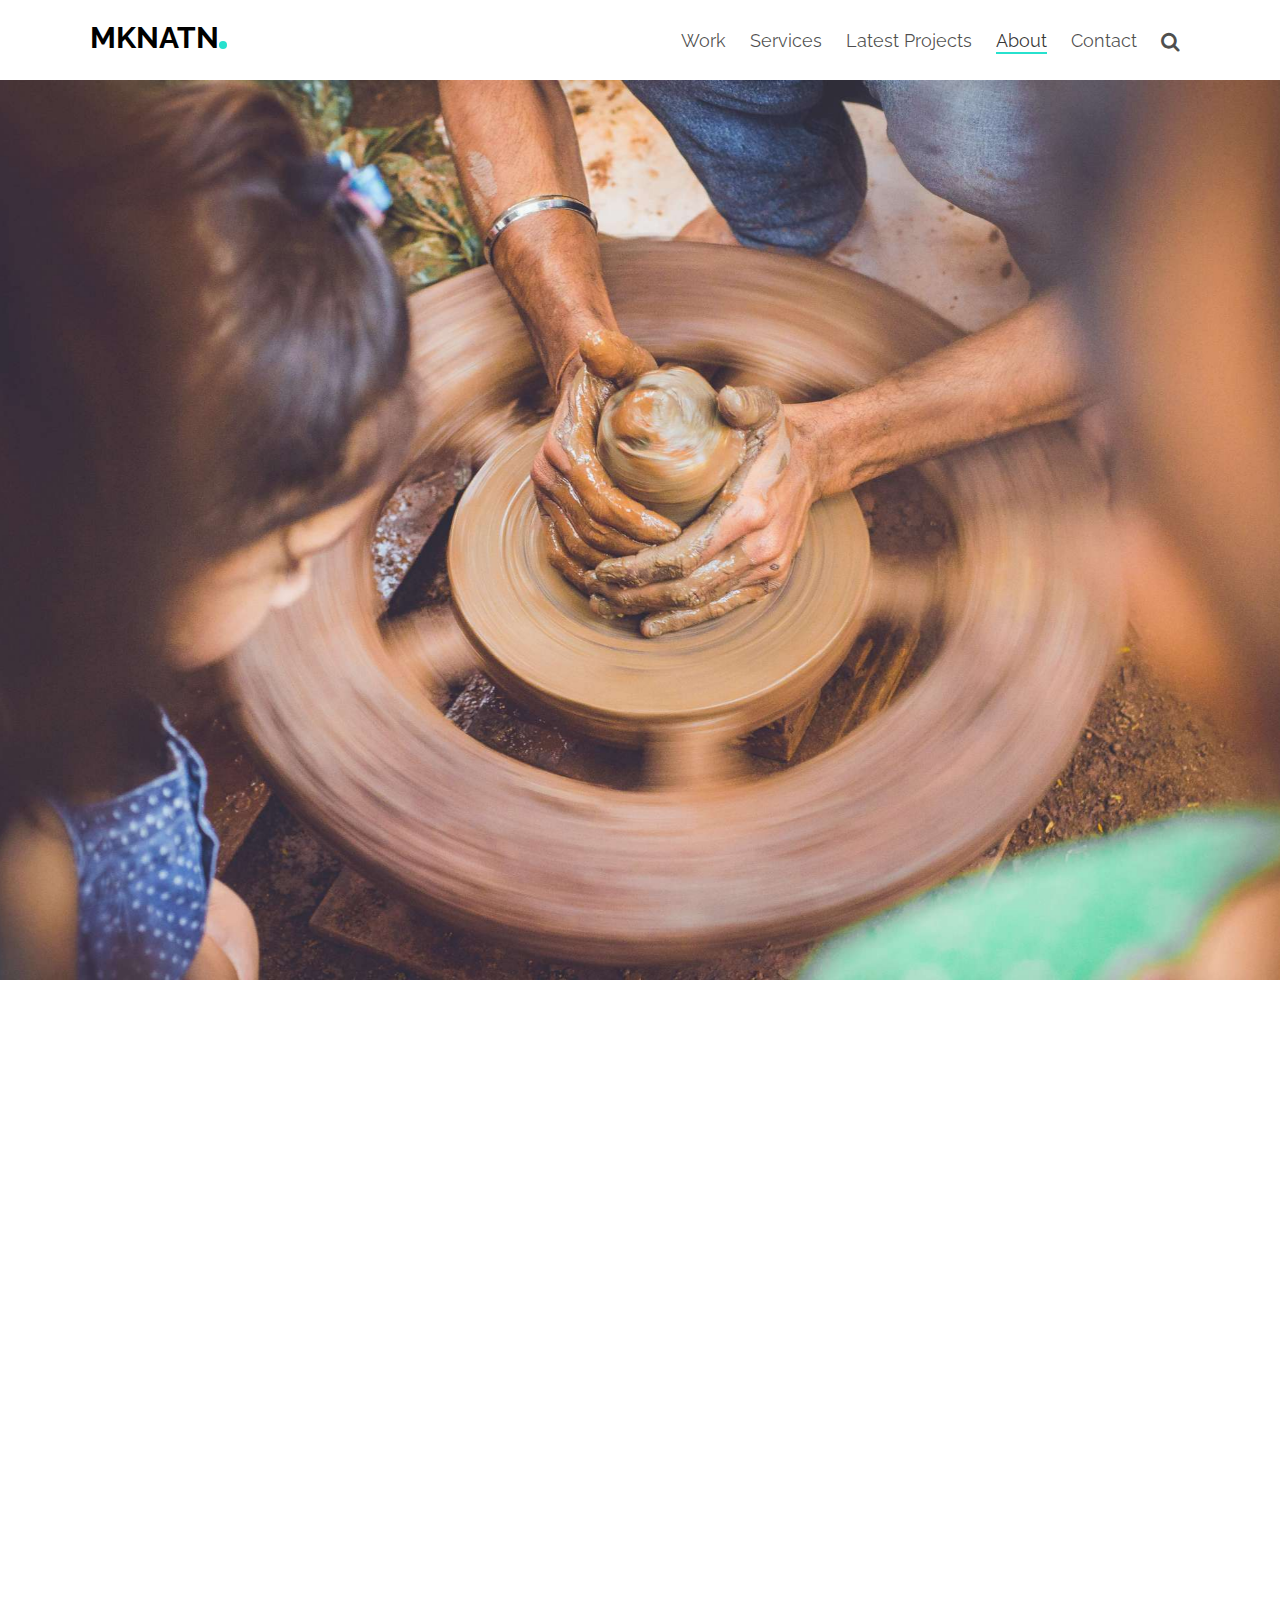
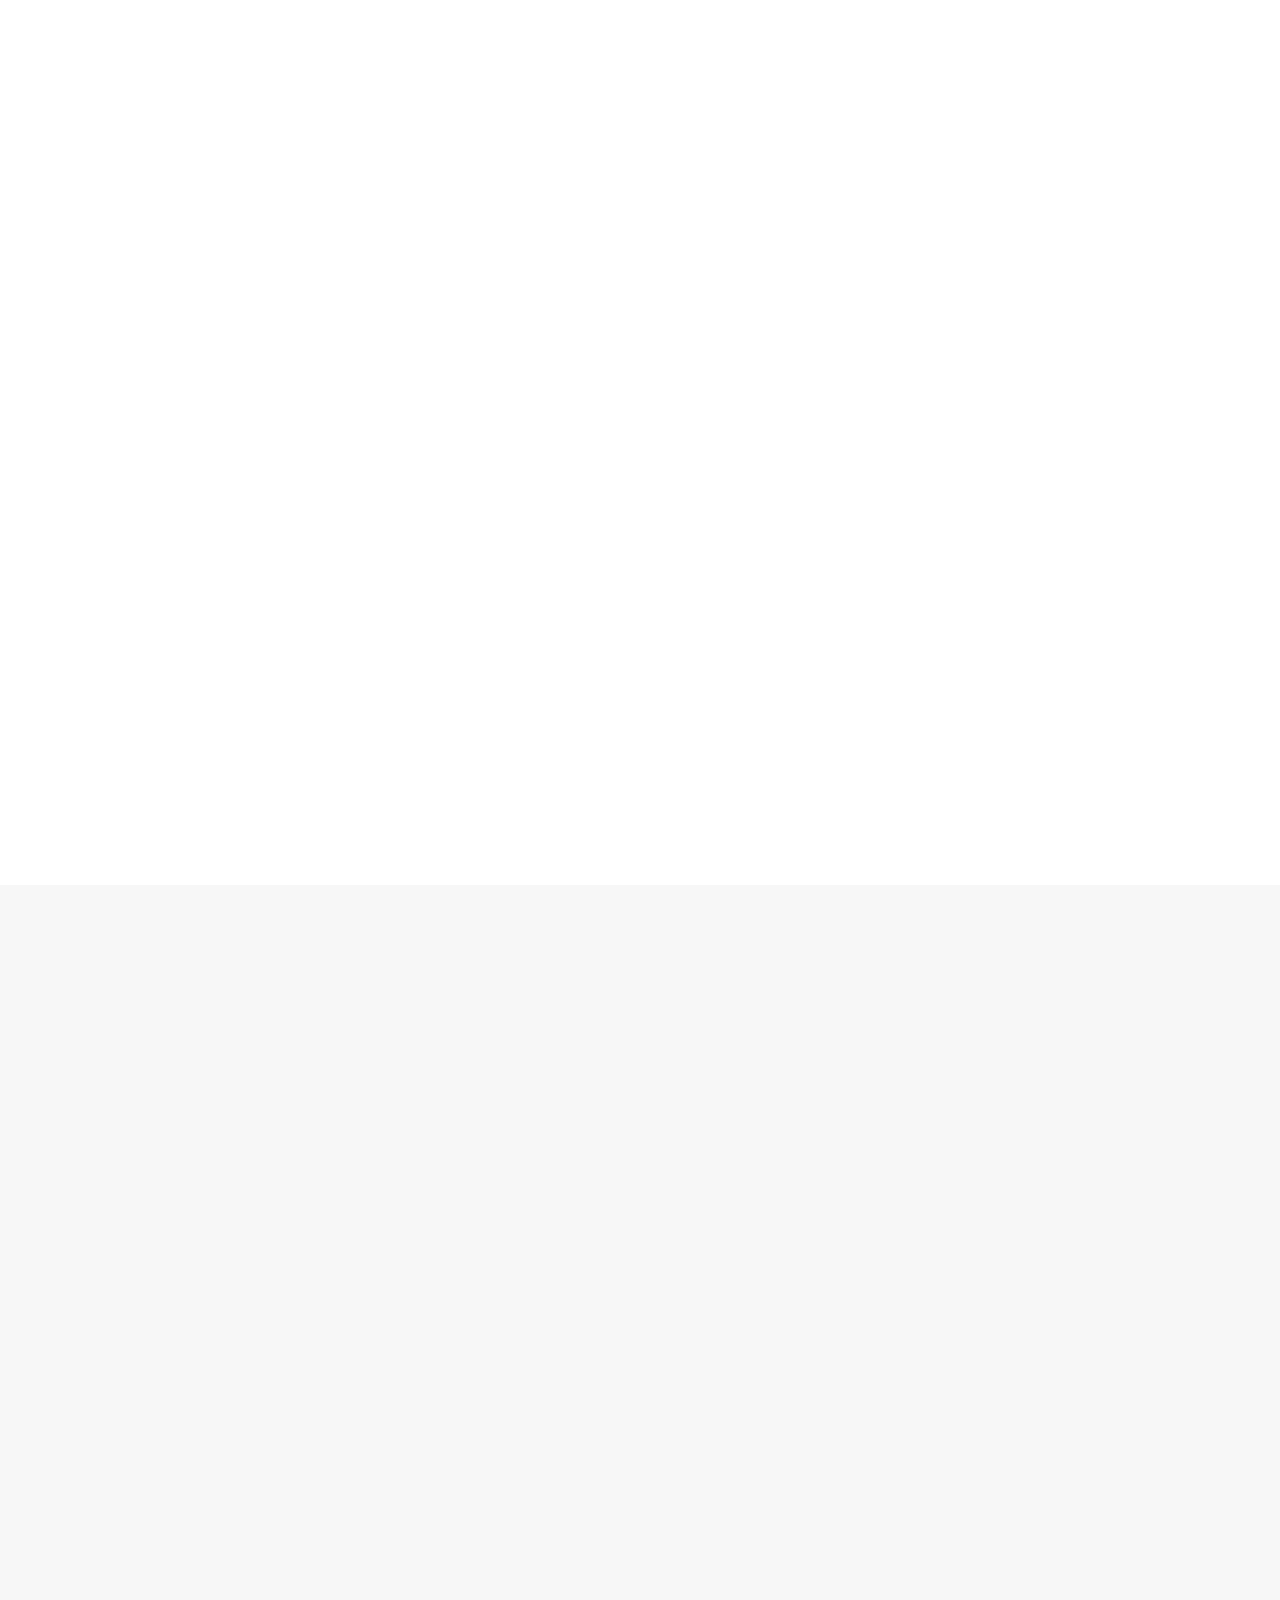
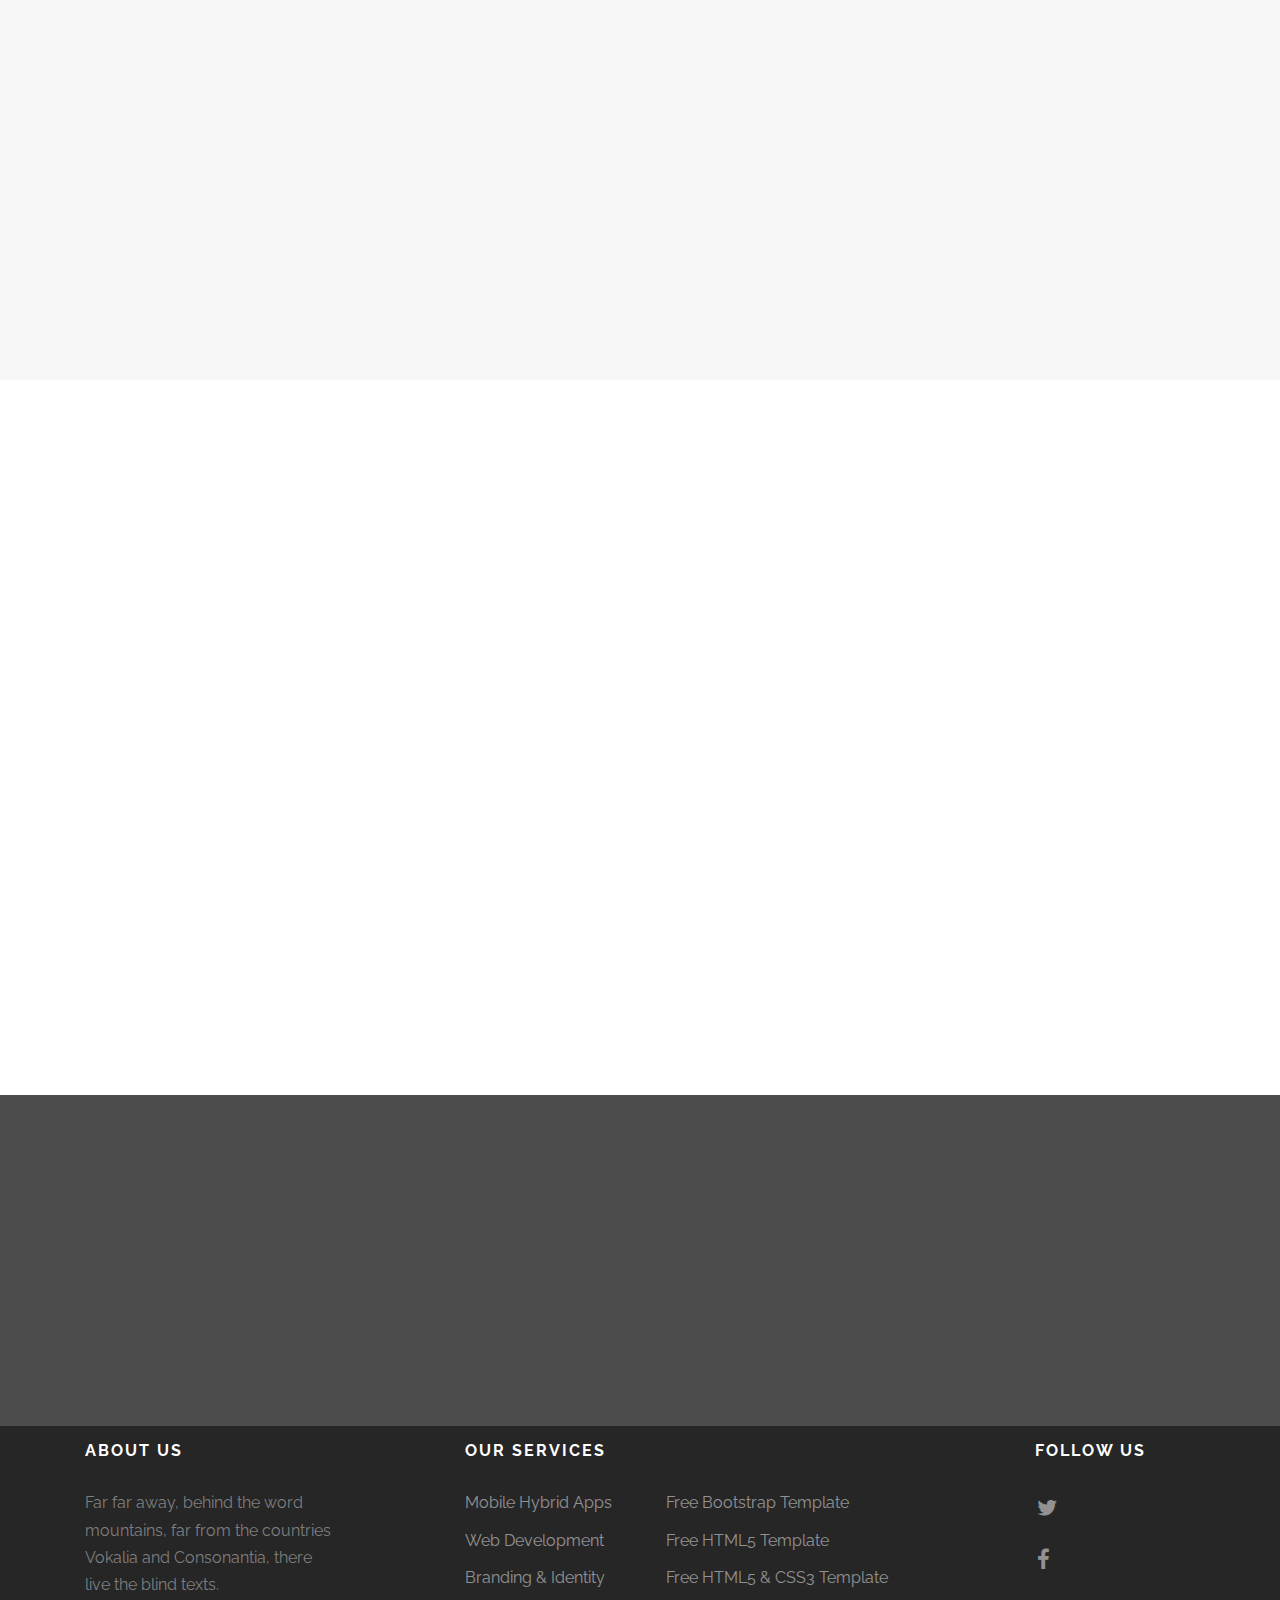
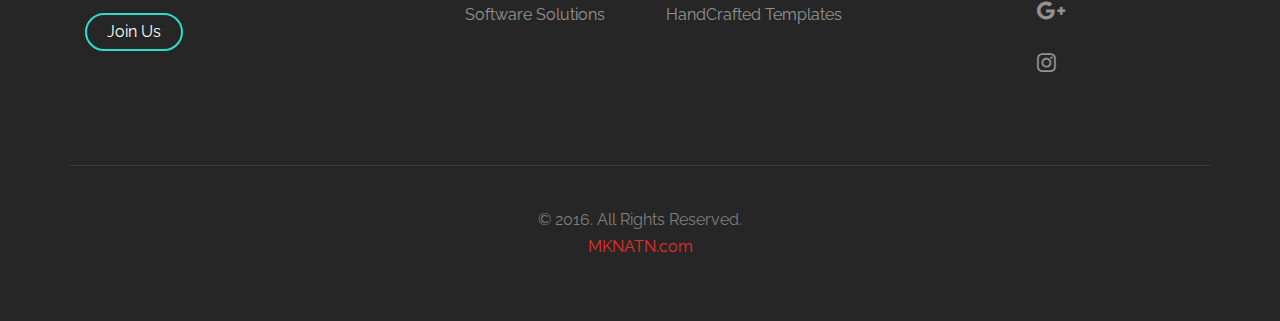
<file: about.html>
<!DOCTYPE html>
<!--[if lt IE 7]>      <html class="no-js lt-ie9 lt-ie8 lt-ie7"> <![endif]-->
<!--[if IE 7]>         <html class="no-js lt-ie9 lt-ie8"> <![endif]-->
<!--[if IE 8]>         <html class="no-js lt-ie9"> <![endif]-->
<!--[if gt IE 8]><!--> <html class="no-js"> <!--<![endif]-->
		<head>
	<meta charset="utf-8">
	<meta http-equiv="X-UA-Compatible" content="IE=edge">
	<title>MKNATN &mdash; Modern Software Solution Co.</title>
	<meta name="viewport" content="width=device-width, initial-scale=1">
	<meta name="description" content="MKNATN HTML5 " />
	<meta name="keywords" content="html5, css3, mobile first, responsive, hybrid apps, mobile applications, application modernization" />
	<meta name="author" content="mknatn.com" />

  <!-- 
	//////////////////////////////////////////////////////

	FREE HTML5 TEMPLATE 
	DESIGNED & DEVELOPED by FreeHTML5.co
		
	Website: 		http://freehtml5.co/
	Email: 			info@freehtml5.co
	Twitter: 		http://twitter.com/fh5co
	Facebook: 		https://www.facebook.com/fh5co

	//////////////////////////////////////////////////////
	 -->

  	<!-- Facebook and Twitter integration -->
	<!-- todo <meta property="og:title" content=""/>
	<meta property="og:image" content=""/>
	<meta property="og:url" content=""/>
	<meta property="og:site_name" content=""/>
	<meta property="og:description" content=""/>
	<meta name="twitter:title" content="" />
	<meta name="twitter:image" content="" />
	<meta name="twitter:url" content="" />
	<meta name="twitter:card" content="" /> -->

	<!-- Place favicon.ico and apple-touch-icon.png in the root directory -->
	<link rel="shortcut icon" href="favicon.ico">

	<link href="https://fonts.googleapis.com/css?family=Raleway:200,300,400,700" rel="stylesheet">
	
	<!-- Animate.css -->
	<link rel="stylesheet" href="css/animate.css">
	<!-- Icomoon Icon Fonts-->
	<link rel="stylesheet" href="css/icomoon.css">
	<!-- Bootstrap  -->
	<link rel="stylesheet" href="css/bootstrap.css">
	<!-- Flexslider  -->
	<link rel="stylesheet" href="css/flexslider.css">
	<!-- Theme style  -->
	<link rel="stylesheet" href="css/style.css">

	<!-- Modernizr JS -->
	<script src="js/modernizr-2.6.2.min.js"></script>
	<!-- FOR IE9 below -->
	<!--[if lt IE 9]>
	<script src="js/respond.min.js"></script>
	<![endif]-->

	</head>
	<body>
	
	
	<div id="fh5co-page">
	<header id="fh5co-header" role="banner">
		<div class="container">
			<div class="header-inner">
				<h1><a href="index.html">MKNATN</a></h1>
				<nav role="navigation">
					<ul>
						<li><a href="work.html">Work</a></li>
						<li><a href="services.html">Services</a></li>
						<li><a href="projects.html">Latest Projects</a></li>
						<li class="active"><a href="about.html">About</a></li>
						<li><a href="contact.html">Contact</a></li>
						<li><a href="#"><i class="icon-search"></i></a></li>			
					</ul>
				</nav>
			</div>
		</div>
	</header>
	

	<aside id="fh5co-hero" class="js-fullheight">
		<div class="flexslider js-fullheight">
			<ul class="slides">
		   	<li style="background-image: url(images/pot-making.jpg);">
		   		<div class="overlay-gradient"></div>
		   		<div class="container">
		   			<div class="col-md-10 col-md-offset-1 text-center js-fullheight slider-text">
		   				<div class="slider-text-inner">
		   					<h2>Who We Are</h2>		   				
		   				</div>
		   			</div>
		   		</div>
		   	</li>
		  	</ul>
	  	</div>
	</aside>

	<div class="fh5co-about animate-box">
		<div class="col-md-6 col-md-offset-3 text-center fh5co-heading">
			<h2>Company History</h2>
			<p>Far far away, behind the word mountains, far from the countries Vokalia and Consonantia, there live the blind texts. Far far away, behind the word mountains, far from the countries Vokalia and Consonantia, there live the blind texts. Separated they live in Bookmarksgrove. </p>
		</div>	
		<div class="container">
			<div class="col-md-12 animate-box">
				<figure>
					<img src="images/about-img.jpg" alt="Free HTML5 Template" class="img-responsive">
				</figure>
			</div>
			<div class="col-md-8 col-md-push-4 animate-box">
				<h2>A Startup Company</h2>
				<p>Far far away, behind the word mountains, far from the countries Vokalia and Consonantia, there live the blind texts. Far far away, behind the word mountains, far from the countries Vokalia and Consonantia, there live the blind texts. Separated they live in Bookmarksgrove. Far far away, behind the word mountains, far from the countries Vokalia and Consonantia, there live the blind texts. Far far away, behind the word mountains, far from the countries Vokalia and Consonantia, there live the blind texts. Separated they live in Bookmarksgrove.</p>
				<p><a href="#" class="btn btn-primary btn-outline with-arrow">Learn more <i class="icon-arrow-right"></i></a></p>

			</div>
		</div>
	</div>

	<div class="fh5co-team fh5co-light-grey-section">
		<div class="container">
			
				<div class="row">
					<div class="col-md-6 col-md-offset-3 text-center fh5co-heading animate-box">
						<h2>The Team</h2>
						<p>Far far away, behind the word mountains, far from the countries Vokalia and Consonantia, there live the blind texts. </p>
					</div>
					<div class="col-md-4 fh5co-staff text-center animate-box">
						<img src="images/person1.jpg" alt="Free HTML5 Bootstrap Template" class="img-responsive">
						<h3>Athan Smith</h3>
						<h4>Co-Founder, CEO</h4>
						<p>Even the all-powerful Pointing has no control about the blind texts it is an almost unorthographic life One day however a small line of blind text by the name of Lorem Ipsum decided to leave for the far World of Grammar.</p>
						<ul class="fh5co-social">
							<li><a href="#"><i class="icon-google"></i></a></li>
							<li><a href="#"><i class="icon-dribbble"></i></a></li>
							<li><a href="#"><i class="icon-twitter"></i></a></li>
							<li><a href="#"><i class="icon-facebook"></i></a></li>
							<li><a href="#"><i class="icon-instagram"></i></a></li>
						</ul>
					</div>
					<div class="col-md-4 fh5co-staff text-center animate-box">
						<img src="images/person2.jpg" alt="Free HTML5 Bootstrap Template" class="img-responsive">
						<h3>Nathalie Kosley</h3>
						<h4>Co-Founder, CTO</h4>
						<p>Even the all-powerful Pointing has no control about the blind texts it is an almost unorthographic life One day however a small line of blind text by the name of Lorem Ipsum decided to leave for the far World of Grammar.</p>
						<ul class="fh5co-social">
							<li><a href="#"><i class="icon-google"></i></a></li>
							<li><a href="#"><i class="icon-dribbble"></i></a></li>
							<li><a href="#"><i class="icon-twitter"></i></a></li>
							<li><a href="#"><i class="icon-facebook"></i></a></li>
							<li><a href="#"><i class="icon-instagram"></i></a></li>
						</ul>
					</div>
					<div class="col-md-4 fh5co-staff text-center animate-box">
						<img src="images/person3.jpg" alt="Free HTML5 Bootstrap Template" class="img-responsive">
						<h3>Yanna Kuzuki</h3>
						<h4>Co-Founder, Principal</h4>
						<p>Even the all-powerful Pointing has no control about the blind texts it is an almost unorthographic life One day however a small line of blind text by the name of Lorem Ipsum decided to leave for the far World of Grammar.</p>
						<ul class="fh5co-social">
							<li><a href="#"><i class="icon-google"></i></a></li>
							<li><a href="#"><i class="icon-dribbble"></i></a></li>
							<li><a href="#"><i class="icon-twitter"></i></a></li>
							<li><a href="#"><i class="icon-facebook"></i></a></li>
							<li><a href="#"><i class="icon-instagram"></i></a></li>
						</ul>
					</div>
				</div>
		</div>
	</div>


	<div id="fh5co-services-section">
		<div class="container">
			<div class="row">
				<div class="col-md-6 col-md-offset-3 text-center fh5co-heading animate-box">
					<h2>Our pleasure to serve you</h2>
					<p>Far far away, behind the word mountains, far from the countries Vokalia and Consonantia, there live the blind texts. </p>
				</div>
				<div class="col-md-4 text-center item-block animate-box">
					<h3>Strategy</h3>
					<p>Far far away, behind the word mountains, far from the countries Vokalia and Consonantia, there live the blind texts. Separated they live in Bookmarksgrove.</p>
					<p><a href="#" class="btn btn-primary btn-outline with-arrow">Learn more <i class="icon-arrow-right"></i></a></p>
				</div>
				<div class="col-md-4 text-center item-block animate-box">
					<h3>Explore</h3>
					<p>Far far away, behind the word mountains, far from the countries Vokalia and Consonantia, there live the blind texts. Separated they live in Bookmarksgrove.</p>
					<p><a href="#" class="btn btn-primary btn-outline with-arrow">Learn more <i class="icon-arrow-right"></i></a></p>
				</div>
				<div class="col-md-4 text-center item-block animate-box">
					<h3>Expertise</h3>
					<p>Far far away, behind the word mountains, far from the countries Vokalia and Consonantia, there live the blind texts. Separated they live in Bookmarksgrove.</p>
					<p><a href="#" class="btn btn-primary btn-outline with-arrow">Learn more <i class="icon-arrow-right"></i></a></p>
				</div>
			</div>
		</div>
	</div>

	<div class="fh5co-cta" style="background-image: url(images/image_3.jpg);">
		<div class="overlay"></div>
		<div class="container">
			<div class="col-md-12 text-center animate-box">
				<h3>We Try To Update The Site Everyday</h3>
				<p><a href="#" class="btn btn-primary btn-outline with-arrow">Get started now! <i class="icon-arrow-right"></i></a></p>
			</div>
		</div>
	</div>
	
		<footer id="fh5co-footer" role="contentinfo">
	
		<div class="container">
			<div class="col-md-3 col-sm-12 col-sm-push-0 col-xs-12 col-xs-push-0">
				<h3>About Us</h3>
				<p>Far far away, behind the word mountains, far from the countries Vokalia and Consonantia, there live the blind texts. </p>
				<p><a href="#" class="btn btn-primary btn-outline with-arrow btn-sm">Join Us <i class="icon-arrow-right"></i></a></p>
			</div>
			<div class="col-md-6 col-md-push-1 col-sm-12 col-sm-push-0 col-xs-12 col-xs-push-0">
				<h3>Our Services</h3>
				<ul class="float">
					<li><a href="#">Mobile Hybrid Apps</a></li>
					<li><a href="#">Web Development</a></li>
					<li><a href="#">Branding &amp; Identity</a></li>
					<li><a href="#">Software Solutions</a></li>
					<li><a href="#"></a></li>
				</ul>
				<ul class="float">
					<li><a href="#">Free Bootstrap Template</a></li>
					<li><a href="#">Free HTML5 Template</a></li>
					<li><a href="#">Free HTML5 &amp; CSS3 Template</a></li>
					<li><a href="#">HandCrafted Templates</a></li>
				</ul>

			</div>

			<div class="col-md-2 col-md-push-1 col-sm-12 col-sm-push-0 col-xs-12 col-xs-push-0">
				<h3>Follow Us</h3>
				<ul class="fh5co-social">
					<li><a href="#"><i class="icon-twitter"></i></a></li>
					<li><a href="#"><i class="icon-facebook"></i></a></li>
					<li><a href="#"><i class="icon-google-plus"></i></a></li>
					<li><a href="#"><i class="icon-instagram"></i></a></li>
				</ul>
			</div>
			
			
			<div class="col-md-12 fh5co-copyright text-center">
				<p>&copy; 2016. All Rights Reserved. <span><!-- Designed with <i class="icon-heart"></i> by --> <a href="http://mknatn.com/" target="_blank">MKNATN.com </a> <!-- Images by <a href="http://unsplash.com/" target="_blank">Unsplash</a> --></span></p>	
			</div>
			
		</div>
	</footer>
	</div>
	
	
	<!-- jQuery -->
	<script src="js/jquery.min.js"></script>
	<!-- jQuery Easing -->
	<script src="js/jquery.easing.1.3.js"></script>
	<!-- Bootstrap -->
	<script src="js/bootstrap.min.js"></script>
	<!-- Waypoints -->
	<script src="js/jquery.waypoints.min.js"></script>
	<!-- Flexslider -->
	<script src="js/jquery.flexslider-min.js"></script>
	
	<!-- MAIN JS -->
	<script src="js/main.js"></script>

	</body>
</html>
</file>
<file: css/icomoon.css>
@font-face {
    font-family: 'icomoon';
    src:    url('fonts/icomoon.eot?195opb');
    src:    url('fonts/icomoon.eot?195opb#iefix') format('embedded-opentype'),
        url('fonts/icomoon.ttf?195opb') format('truetype'),
        url('fonts/icomoon.woff?195opb') format('woff'),
        url('fonts/icomoon.svg?195opb#icomoon') format('svg');
    font-weight: normal;
    font-style: normal;
}

[class^="icon-"], [class*=" icon-"] {
    /* use !important to prevent issues with browser extensions that change fonts */
    font-family: 'icomoon' !important;
    speak: none;
    font-style: normal;
    font-weight: normal;
    font-variant: normal;
    text-transform: none;
    line-height: 1;

    /* Better Font Rendering =========== */
    -webkit-font-smoothing: antialiased;
    -moz-osx-font-smoothing: grayscale;
}

.icon-glass:before {
    content: "\f000";
}
.icon-music:before {
    content: "\f001";
}
.icon-search:before {
    content: "\f002";
}
.icon-envelope-o:before {
    content: "\f003";
}
.icon-heart:before {
    content: "\f004";
}
.icon-star:before {
    content: "\f005";
}
.icon-star-o:before {
    content: "\f006";
}
.icon-user:before {
    content: "\f007";
}
.icon-film:before {
    content: "\f008";
}
.icon-th-large:before {
    content: "\f009";
}
.icon-th:before {
    content: "\f00a";
}
.icon-th-list:before {
    content: "\f00b";
}
.icon-check:before {
    content: "\f00c";
}
.icon-close:before {
    content: "\f00d";
}
.icon-remove:before {
    content: "\f00d";
}
.icon-times:before {
    content: "\f00d";
}
.icon-search-plus:before {
    content: "\f00e";
}
.icon-search-minus:before {
    content: "\f010";
}
.icon-power-off:before {
    content: "\f011";
}
.icon-signal:before {
    content: "\f012";
}
.icon-cog:before {
    content: "\f013";
}
.icon-gear:before {
    content: "\f013";
}
.icon-trash-o:before {
    content: "\f014";
}
.icon-home:before {
    content: "\f015";
}
.icon-file-o:before {
    content: "\f016";
}
.icon-clock-o:before {
    content: "\f017";
}
.icon-road:before {
    content: "\f018";
}
.icon-download:before {
    content: "\f019";
}
.icon-arrow-circle-o-down:before {
    content: "\f01a";
}
.icon-arrow-circle-o-up:before {
    content: "\f01b";
}
.icon-inbox:before {
    content: "\f01c";
}
.icon-play-circle-o:before {
    content: "\f01d";
}
.icon-repeat:before {
    content: "\f01e";
}
.icon-rotate-right:before {
    content: "\f01e";
}
.icon-refresh:before {
    content: "\f021";
}
.icon-list-alt:before {
    content: "\f022";
}
.icon-lock:before {
    content: "\f023";
}
.icon-flag:before {
    content: "\f024";
}
.icon-headphones:before {
    content: "\f025";
}
.icon-volume-off:before {
    content: "\f026";
}
.icon-volume-down:before {
    content: "\f027";
}
.icon-volume-up:before {
    content: "\f028";
}
.icon-qrcode:before {
    content: "\f029";
}
.icon-barcode:before {
    content: "\f02a";
}
.icon-tag:before {
    content: "\f02b";
}
.icon-tags:before {
    content: "\f02c";
}
.icon-book:before {
    content: "\f02d";
}
.icon-bookmark:before {
    content: "\f02e";
}
.icon-print:before {
    content: "\f02f";
}
.icon-camera:before {
    content: "\f030";
}
.icon-font:before {
    content: "\f031";
}
.icon-bold:before {
    content: "\f032";
}
.icon-italic:before {
    content: "\f033";
}
.icon-text-height:before {
    content: "\f034";
}
.icon-text-width:before {
    content: "\f035";
}
.icon-align-left:before {
    content: "\f036";
}
.icon-align-center:before {
    content: "\f037";
}
.icon-align-right:before {
    content: "\f038";
}
.icon-align-justify:before {
    content: "\f039";
}
.icon-list:before {
    content: "\f03a";
}
.icon-dedent:before {
    content: "\f03b";
}
.icon-outdent:before {
    content: "\f03b";
}
.icon-indent:before {
    content: "\f03c";
}
.icon-video-camera:before {
    content: "\f03d";
}
.icon-image:before {
    content: "\f03e";
}
.icon-photo:before {
    content: "\f03e";
}
.icon-picture-o:before {
    content: "\f03e";
}
.icon-pencil:before {
    content: "\f040";
}
.icon-map-marker:before {
    content: "\f041";
}
.icon-adjust:before {
    content: "\f042";
}
.icon-tint:before {
    content: "\f043";
}
.icon-edit:before {
    content: "\f044";
}
.icon-pencil-square-o:before {
    content: "\f044";
}
.icon-share-square-o:before {
    content: "\f045";
}
.icon-check-square-o:before {
    content: "\f046";
}
.icon-arrows:before {
    content: "\f047";
}
.icon-step-backward:before {
    content: "\f048";
}
.icon-fast-backward:before {
    content: "\f049";
}
.icon-backward:before {
    content: "\f04a";
}
.icon-play:before {
    content: "\f04b";
}
.icon-pause:before {
    content: "\f04c";
}
.icon-stop:before {
    content: "\f04d";
}
.icon-forward:before {
    content: "\f04e";
}
.icon-fast-forward:before {
    content: "\f050";
}
.icon-step-forward:before {
    content: "\f051";
}
.icon-eject:before {
    content: "\f052";
}
.icon-chevron-left:before {
    content: "\f053";
}
.icon-chevron-right:before {
    content: "\f054";
}
.icon-plus-circle:before {
    content: "\f055";
}
.icon-minus-circle:before {
    content: "\f056";
}
.icon-times-circle:before {
    content: "\f057";
}
.icon-check-circle:before {
    content: "\f058";
}
.icon-question-circle:before {
    content: "\f059";
}
.icon-info-circle:before {
    content: "\f05a";
}
.icon-crosshairs:before {
    content: "\f05b";
}
.icon-times-circle-o:before {
    content: "\f05c";
}
.icon-check-circle-o:before {
    content: "\f05d";
}
.icon-ban:before {
    content: "\f05e";
}
.icon-arrow-left:before {
    content: "\f060";
}
.icon-arrow-right:before {
    content: "\f061";
}
.icon-arrow-up:before {
    content: "\f062";
}
.icon-arrow-down:before {
    content: "\f063";
}
.icon-mail-forward:before {
    content: "\f064";
}
.icon-share:before {
    content: "\f064";
}
.icon-expand:before {
    content: "\f065";
}
.icon-compress:before {
    content: "\f066";
}
.icon-plus:before {
    content: "\f067";
}
.icon-minus:before {
    content: "\f068";
}
.icon-asterisk:before {
    content: "\f069";
}
.icon-exclamation-circle:before {
    content: "\f06a";
}
.icon-gift:before {
    content: "\f06b";
}
.icon-leaf:before {
    content: "\f06c";
}
.icon-fire:before {
    content: "\f06d";
}
.icon-eye:before {
    content: "\f06e";
}
.icon-eye-slash:before {
    content: "\f070";
}
.icon-exclamation-triangle:before {
    content: "\f071";
}
.icon-warning:before {
    content: "\f071";
}
.icon-plane:before {
    content: "\f072";
}
.icon-calendar:before {
    content: "\f073";
}
.icon-random:before {
    content: "\f074";
}
.icon-comment:before {
    content: "\f075";
}
.icon-magnet:before {
    content: "\f076";
}
.icon-chevron-up:before {
    content: "\f077";
}
.icon-chevron-down:before {
    content: "\f078";
}
.icon-retweet:before {
    content: "\f079";
}
.icon-shopping-cart:before {
    content: "\f07a";
}
.icon-folder:before {
    content: "\f07b";
}
.icon-folder-open:before {
    content: "\f07c";
}
.icon-arrows-v:before {
    content: "\f07d";
}
.icon-arrows-h:before {
    content: "\f07e";
}
.icon-bar-chart:before {
    content: "\f080";
}
.icon-bar-chart-o:before {
    content: "\f080";
}
.icon-twitter-square:before {
    content: "\f081";
}
.icon-facebook-square:before {
    content: "\f082";
}
.icon-camera-retro:before {
    content: "\f083";
}
.icon-key:before {
    content: "\f084";
}
.icon-cogs:before {
    content: "\f085";
}
.icon-gears:before {
    content: "\f085";
}
.icon-comments:before {
    content: "\f086";
}
.icon-thumbs-o-up:before {
    content: "\f087";
}
.icon-thumbs-o-down:before {
    content: "\f088";
}
.icon-star-half:before {
    content: "\f089";
}
.icon-heart-o:before {
    content: "\f08a";
}
.icon-sign-out:before {
    content: "\f08b";
}
.icon-linkedin-square:before {
    content: "\f08c";
}
.icon-thumb-tack:before {
    content: "\f08d";
}
.icon-external-link:before {
    content: "\f08e";
}
.icon-sign-in:before {
    content: "\f090";
}
.icon-trophy:before {
    content: "\f091";
}
.icon-github-square:before {
    content: "\f092";
}
.icon-upload:before {
    content: "\f093";
}
.icon-lemon-o:before {
    content: "\f094";
}
.icon-phone:before {
    content: "\f095";
}
.icon-square-o:before {
    content: "\f096";
}
.icon-bookmark-o:before {
    content: "\f097";
}
.icon-phone-square:before {
    content: "\f098";
}
.icon-twitter:before {
    content: "\f099";
}
.icon-facebook:before {
    content: "\f09a";
}
.icon-facebook-f:before {
    content: "\f09a";
}
.icon-github:before {
    content: "\f09b";
}
.icon-unlock:before {
    content: "\f09c";
}
.icon-credit-card:before {
    content: "\f09d";
}
.icon-feed:before {
    content: "\f09e";
}
.icon-rss:before {
    content: "\f09e";
}
.icon-hdd-o:before {
    content: "\f0a0";
}
.icon-bullhorn:before {
    content: "\f0a1";
}
.icon-bell-o:before {
    content: "\f0a2";
}
.icon-certificate:before {
    content: "\f0a3";
}
.icon-hand-o-right:before {
    content: "\f0a4";
}
.icon-hand-o-left:before {
    content: "\f0a5";
}
.icon-hand-o-up:before {
    content: "\f0a6";
}
.icon-hand-o-down:before {
    content: "\f0a7";
}
.icon-arrow-circle-left:before {
    content: "\f0a8";
}
.icon-arrow-circle-right:before {
    content: "\f0a9";
}
.icon-arrow-circle-up:before {
    content: "\f0aa";
}
.icon-arrow-circle-down:before {
    content: "\f0ab";
}
.icon-globe:before {
    content: "\f0ac";
}
.icon-wrench:before {
    content: "\f0ad";
}
.icon-tasks:before {
    content: "\f0ae";
}
.icon-filter:before {
    content: "\f0b0";
}
.icon-briefcase:before {
    content: "\f0b1";
}
.icon-arrows-alt:before {
    content: "\f0b2";
}
.icon-group:before {
    content: "\f0c0";
}
.icon-users:before {
    content: "\f0c0";
}
.icon-chain:before {
    content: "\f0c1";
}
.icon-link:before {
    content: "\f0c1";
}
.icon-cloud:before {
    content: "\f0c2";
}
.icon-flask:before {
    content: "\f0c3";
}
.icon-cut:before {
    content: "\f0c4";
}
.icon-scissors:before {
    content: "\f0c4";
}
.icon-copy:before {
    content: "\f0c5";
}
.icon-files-o:before {
    content: "\f0c5";
}
.icon-paperclip:before {
    content: "\f0c6";
}
.icon-floppy-o:before {
    content: "\f0c7";
}
.icon-save:before {
    content: "\f0c7";
}
.icon-square:before {
    content: "\f0c8";
}
.icon-bars:before {
    content: "\f0c9";
}
.icon-navicon:before {
    content: "\f0c9";
}
.icon-reorder:before {
    content: "\f0c9";
}
.icon-list-ul:before {
    content: "\f0ca";
}
.icon-list-ol:before {
    content: "\f0cb";
}
.icon-strikethrough:before {
    content: "\f0cc";
}
.icon-underline:before {
    content: "\f0cd";
}
.icon-table:before {
    content: "\f0ce";
}
.icon-magic:before {
    content: "\f0d0";
}
.icon-truck:before {
    content: "\f0d1";
}
.icon-pinterest:before {
    content: "\f0d2";
}
.icon-pinterest-square:before {
    content: "\f0d3";
}
.icon-google-plus-square:before {
    content: "\f0d4";
}
.icon-google-plus:before {
    content: "\f0d5";
}
.icon-money:before {
    content: "\f0d6";
}
.icon-caret-down:before {
    content: "\f0d7";
}
.icon-caret-up:before {
    content: "\f0d8";
}
.icon-caret-left:before {
    content: "\f0d9";
}
.icon-caret-right:before {
    content: "\f0da";
}
.icon-columns:before {
    content: "\f0db";
}
.icon-sort:before {
    content: "\f0dc";
}
.icon-unsorted:before {
    content: "\f0dc";
}
.icon-sort-desc:before {
    content: "\f0dd";
}
.icon-sort-down:before {
    content: "\f0dd";
}
.icon-sort-asc:before {
    content: "\f0de";
}
.icon-sort-up:before {
    content: "\f0de";
}
.icon-envelope:before {
    content: "\f0e0";
}
.icon-linkedin:before {
    content: "\f0e1";
}
.icon-rotate-left:before {
    content: "\f0e2";
}
.icon-undo:before {
    content: "\f0e2";
}
.icon-gavel:before {
    content: "\f0e3";
}
.icon-legal:before {
    content: "\f0e3";
}
.icon-dashboard:before {
    content: "\f0e4";
}
.icon-tachometer:before {
    content: "\f0e4";
}
.icon-comment-o:before {
    content: "\f0e5";
}
.icon-comments-o:before {
    content: "\f0e6";
}
.icon-bolt:before {
    content: "\f0e7";
}
.icon-flash:before {
    content: "\f0e7";
}
.icon-sitemap:before {
    content: "\f0e8";
}
.icon-umbrella:before {
    content: "\f0e9";
}
.icon-clipboard:before {
    content: "\f0ea";
}
.icon-paste:before {
    content: "\f0ea";
}
.icon-lightbulb-o:before {
    content: "\f0eb";
}
.icon-exchange:before {
    content: "\f0ec";
}
.icon-cloud-download:before {
    content: "\f0ed";
}
.icon-cloud-upload:before {
    content: "\f0ee";
}
.icon-user-md:before {
    content: "\f0f0";
}
.icon-stethoscope:before {
    content: "\f0f1";
}
.icon-suitcase:before {
    content: "\f0f2";
}
.icon-bell:before {
    content: "\f0f3";
}
.icon-coffee:before {
    content: "\f0f4";
}
.icon-cutlery:before {
    content: "\f0f5";
}
.icon-file-text-o:before {
    content: "\f0f6";
}
.icon-building-o:before {
    content: "\f0f7";
}
.icon-hospital-o:before {
    content: "\f0f8";
}
.icon-ambulance:before {
    content: "\f0f9";
}
.icon-medkit:before {
    content: "\f0fa";
}
.icon-fighter-jet:before {
    content: "\f0fb";
}
.icon-beer:before {
    content: "\f0fc";
}
.icon-h-square:before {
    content: "\f0fd";
}
.icon-plus-square:before {
    content: "\f0fe";
}
.icon-angle-double-left:before {
    content: "\f100";
}
.icon-angle-double-right:before {
    content: "\f101";
}
.icon-angle-double-up:before {
    content: "\f102";
}
.icon-angle-double-down:before {
    content: "\f103";
}
.icon-angle-left:before {
    content: "\f104";
}
.icon-angle-right:before {
    content: "\f105";
}
.icon-angle-up:before {
    content: "\f106";
}
.icon-angle-down:before {
    content: "\f107";
}
.icon-desktop:before {
    content: "\f108";
}
.icon-laptop:before {
    content: "\f109";
}
.icon-tablet:before {
    content: "\f10a";
}
.icon-mobile:before {
    content: "\f10b";
}
.icon-mobile-phone:before {
    content: "\f10b";
}
.icon-circle-o:before {
    content: "\f10c";
}
.icon-quote-left:before {
    content: "\f10d";
}
.icon-quote-right:before {
    content: "\f10e";
}
.icon-spinner:before {
    content: "\f110";
}
.icon-circle:before {
    content: "\f111";
}
.icon-mail-reply:before {
    content: "\f112";
}
.icon-reply:before {
    content: "\f112";
}
.icon-github-alt:before {
    content: "\f113";
}
.icon-folder-o:before {
    content: "\f114";
}
.icon-folder-open-o:before {
    content: "\f115";
}
.icon-smile-o:before {
    content: "\f118";
}
.icon-frown-o:before {
    content: "\f119";
}
.icon-meh-o:before {
    content: "\f11a";
}
.icon-gamepad:before {
    content: "\f11b";
}
.icon-keyboard-o:before {
    content: "\f11c";
}
.icon-flag-o:before {
    content: "\f11d";
}
.icon-flag-checkered:before {
    content: "\f11e";
}
.icon-terminal:before {
    content: "\f120";
}
.icon-code:before {
    content: "\f121";
}
.icon-mail-reply-all:before {
    content: "\f122";
}
.icon-reply-all:before {
    content: "\f122";
}
.icon-star-half-empty:before {
    content: "\f123";
}
.icon-star-half-full:before {
    content: "\f123";
}
.icon-star-half-o:before {
    content: "\f123";
}
.icon-location-arrow:before {
    content: "\f124";
}
.icon-crop:before {
    content: "\f125";
}
.icon-code-fork:before {
    content: "\f126";
}
.icon-chain-broken:before {
    content: "\f127";
}
.icon-unlink:before {
    content: "\f127";
}
.icon-question:before {
    content: "\f128";
}
.icon-info:before {
    content: "\f129";
}
.icon-exclamation:before {
    content: "\f12a";
}
.icon-superscript:before {
    content: "\f12b";
}
.icon-subscript:before {
    content: "\f12c";
}
.icon-eraser:before {
    content: "\f12d";
}
.icon-puzzle-piece:before {
    content: "\f12e";
}
.icon-microphone:before {
    content: "\f130";
}
.icon-microphone-slash:before {
    content: "\f131";
}
.icon-shield:before {
    content: "\f132";
}
.icon-calendar-o:before {
    content: "\f133";
}
.icon-fire-extinguisher:before {
    content: "\f134";
}
.icon-rocket:before {
    content: "\f135";
}
.icon-maxcdn:before {
    content: "\f136";
}
.icon-chevron-circle-left:before {
    content: "\f137";
}
.icon-chevron-circle-right:before {
    content: "\f138";
}
.icon-chevron-circle-up:before {
    content: "\f139";
}
.icon-chevron-circle-down:before {
    content: "\f13a";
}
.icon-html5:before {
    content: "\f13b";
}
.icon-css3:before {
    content: "\f13c";
}
.icon-anchor:before {
    content: "\f13d";
}
.icon-unlock-alt:before {
    content: "\f13e";
}
.icon-bullseye:before {
    content: "\f140";
}
.icon-ellipsis-h:before {
    content: "\f141";
}
.icon-ellipsis-v:before {
    content: "\f142";
}
.icon-rss-square:before {
    content: "\f143";
}
.icon-play-circle:before {
    content: "\f144";
}
.icon-ticket:before {
    content: "\f145";
}
.icon-minus-square:before {
    content: "\f146";
}
.icon-minus-square-o:before {
    content: "\f147";
}
.icon-level-up:before {
    content: "\f148";
}
.icon-level-down:before {
    content: "\f149";
}
.icon-check-square:before {
    content: "\f14a";
}
.icon-pencil-square:before {
    content: "\f14b";
}
.icon-external-link-square:before {
    content: "\f14c";
}
.icon-share-square:before {
    content: "\f14d";
}
.icon-compass:before {
    content: "\f14e";
}
.icon-caret-square-o-down:before {
    content: "\f150";
}
.icon-toggle-down:before {
    content: "\f150";
}
.icon-caret-square-o-up:before {
    content: "\f151";
}
.icon-toggle-up:before {
    content: "\f151";
}
.icon-caret-square-o-right:before {
    content: "\f152";
}
.icon-toggle-right:before {
    content: "\f152";
}
.icon-eur:before {
    content: "\f153";
}
.icon-euro:before {
    content: "\f153";
}
.icon-gbp:before {
    content: "\f154";
}
.icon-dollar:before {
    content: "\f155";
}
.icon-usd:before {
    content: "\f155";
}
.icon-inr:before {
    content: "\f156";
}
.icon-rupee:before {
    content: "\f156";
}
.icon-cny:before {
    content: "\f157";
}
.icon-jpy:before {
    content: "\f157";
}
.icon-rmb:before {
    content: "\f157";
}
.icon-yen:before {
    content: "\f157";
}
.icon-rouble:before {
    content: "\f158";
}
.icon-rub:before {
    content: "\f158";
}
.icon-ruble:before {
    content: "\f158";
}
.icon-krw:before {
    content: "\f159";
}
.icon-won:before {
    content: "\f159";
}
.icon-bitcoin:before {
    content: "\f15a";
}
.icon-btc:before {
    content: "\f15a";
}
.icon-file:before {
    content: "\f15b";
}
.icon-file-text:before {
    content: "\f15c";
}
.icon-sort-alpha-asc:before {
    content: "\f15d";
}
.icon-sort-alpha-desc:before {
    content: "\f15e";
}
.icon-sort-amount-asc:before {
    content: "\f160";
}
.icon-sort-amount-desc:before {
    content: "\f161";
}
.icon-sort-numeric-asc:before {
    content: "\f162";
}
.icon-sort-numeric-desc:before {
    content: "\f163";
}
.icon-thumbs-up:before {
    content: "\f164";
}
.icon-thumbs-down:before {
    content: "\f165";
}
.icon-youtube-square:before {
    content: "\f166";
}
.icon-youtube:before {
    content: "\f167";
}
.icon-xing:before {
    content: "\f168";
}
.icon-xing-square:before {
    content: "\f169";
}
.icon-youtube-play:before {
    content: "\f16a";
}
.icon-dropbox:before {
    content: "\f16b";
}
.icon-stack-overflow:before {
    content: "\f16c";
}
.icon-instagram:before {
    content: "\f16d";
}
.icon-flickr:before {
    content: "\f16e";
}
.icon-adn:before {
    content: "\f170";
}
.icon-bitbucket:before {
    content: "\f171";
}
.icon-bitbucket-square:before {
    content: "\f172";
}
.icon-tumblr:before {
    content: "\f173";
}
.icon-tumblr-square:before {
    content: "\f174";
}
.icon-long-arrow-down:before {
    content: "\f175";
}
.icon-long-arrow-up:before {
    content: "\f176";
}
.icon-long-arrow-left:before {
    content: "\f177";
}
.icon-long-arrow-right:before {
    content: "\f178";
}
.icon-apple:before {
    content: "\f179";
}
.icon-windows:before {
    content: "\f17a";
}
.icon-android:before {
    content: "\f17b";
}
.icon-linux:before {
    content: "\f17c";
}
.icon-dribbble:before {
    content: "\f17d";
}
.icon-skype:before {
    content: "\f17e";
}
.icon-foursquare:before {
    content: "\f180";
}
.icon-trello:before {
    content: "\f181";
}
.icon-female:before {
    content: "\f182";
}
.icon-male:before {
    content: "\f183";
}
.icon-gittip:before {
    content: "\f184";
}
.icon-gratipay:before {
    content: "\f184";
}
.icon-sun-o:before {
    content: "\f185";
}
.icon-moon-o:before {
    content: "\f186";
}
.icon-archive:before {
    content: "\f187";
}
.icon-bug:before {
    content: "\f188";
}
.icon-vk:before {
    content: "\f189";
}
.icon-weibo:before {
    content: "\f18a";
}
.icon-renren:before {
    content: "\f18b";
}
.icon-pagelines:before {
    content: "\f18c";
}
.icon-stack-exchange:before {
    content: "\f18d";
}
.icon-arrow-circle-o-right:before {
    content: "\f18e";
}
.icon-arrow-circle-o-left:before {
    content: "\f190";
}
.icon-caret-square-o-left:before {
    content: "\f191";
}
.icon-toggle-left:before {
    content: "\f191";
}
.icon-dot-circle-o:before {
    content: "\f192";
}
.icon-wheelchair:before {
    content: "\f193";
}
.icon-vimeo-square:before {
    content: "\f194";
}
.icon-try:before {
    content: "\f195";
}
.icon-turkish-lira:before {
    content: "\f195";
}
.icon-plus-square-o:before {
    content: "\f196";
}
.icon-space-shuttle:before {
    content: "\f197";
}
.icon-slack:before {
    content: "\f198";
}
.icon-envelope-square:before {
    content: "\f199";
}
.icon-wordpress:before {
    content: "\f19a";
}
.icon-openid:before {
    content: "\f19b";
}
.icon-bank:before {
    content: "\f19c";
}
.icon-institution:before {
    content: "\f19c";
}
.icon-university:before {
    content: "\f19c";
}
.icon-graduation-cap:before {
    content: "\f19d";
}
.icon-mortar-board:before {
    content: "\f19d";
}
.icon-yahoo:before {
    content: "\f19e";
}
.icon-google:before {
    content: "\f1a0";
}
.icon-reddit:before {
    content: "\f1a1";
}
.icon-reddit-square:before {
    content: "\f1a2";
}
.icon-stumbleupon-circle:before {
    content: "\f1a3";
}
.icon-stumbleupon:before {
    content: "\f1a4";
}
.icon-delicious:before {
    content: "\f1a5";
}
.icon-digg:before {
    content: "\f1a6";
}
.icon-pied-piper-pp:before {
    content: "\f1a7";
}
.icon-pied-piper-alt:before {
    content: "\f1a8";
}
.icon-drupal:before {
    content: "\f1a9";
}
.icon-joomla:before {
    content: "\f1aa";
}
.icon-language:before {
    content: "\f1ab";
}
.icon-fax:before {
    content: "\f1ac";
}
.icon-building:before {
    content: "\f1ad";
}
.icon-child:before {
    content: "\f1ae";
}
.icon-paw:before {
    content: "\f1b0";
}
.icon-spoon:before {
    content: "\f1b1";
}
.icon-cube:before {
    content: "\f1b2";
}
.icon-cubes:before {
    content: "\f1b3";
}
.icon-behance:before {
    content: "\f1b4";
}
.icon-behance-square:before {
    content: "\f1b5";
}
.icon-steam:before {
    content: "\f1b6";
}
.icon-steam-square:before {
    content: "\f1b7";
}
.icon-recycle:before {
    content: "\f1b8";
}
.icon-automobile:before {
    content: "\f1b9";
}
.icon-car:before {
    content: "\f1b9";
}
.icon-cab:before {
    content: "\f1ba";
}
.icon-taxi:before {
    content: "\f1ba";
}
.icon-tree:before {
    content: "\f1bb";
}
.icon-spotify:before {
    content: "\f1bc";
}
.icon-deviantart:before {
    content: "\f1bd";
}
.icon-soundcloud:before {
    content: "\f1be";
}
.icon-database:before {
    content: "\f1c0";
}
.icon-file-pdf-o:before {
    content: "\f1c1";
}
.icon-file-word-o:before {
    content: "\f1c2";
}
.icon-file-excel-o:before {
    content: "\f1c3";
}
.icon-file-powerpoint-o:before {
    content: "\f1c4";
}
.icon-file-image-o:before {
    content: "\f1c5";
}
.icon-file-photo-o:before {
    content: "\f1c5";
}
.icon-file-picture-o:before {
    content: "\f1c5";
}
.icon-file-archive-o:before {
    content: "\f1c6";
}
.icon-file-zip-o:before {
    content: "\f1c6";
}
.icon-file-audio-o:before {
    content: "\f1c7";
}
.icon-file-sound-o:before {
    content: "\f1c7";
}
.icon-file-movie-o:before {
    content: "\f1c8";
}
.icon-file-video-o:before {
    content: "\f1c8";
}
.icon-file-code-o:before {
    content: "\f1c9";
}
.icon-vine:before {
    content: "\f1ca";
}
.icon-codepen:before {
    content: "\f1cb";
}
.icon-jsfiddle:before {
    content: "\f1cc";
}
.icon-life-bouy:before {
    content: "\f1cd";
}
.icon-life-buoy:before {
    content: "\f1cd";
}
.icon-life-ring:before {
    content: "\f1cd";
}
.icon-life-saver:before {
    content: "\f1cd";
}
.icon-support:before {
    content: "\f1cd";
}
.icon-circle-o-notch:before {
    content: "\f1ce";
}
.icon-ra:before {
    content: "\f1d0";
}
.icon-rebel:before {
    content: "\f1d0";
}
.icon-resistance:before {
    content: "\f1d0";
}
.icon-empire:before {
    content: "\f1d1";
}
.icon-ge:before {
    content: "\f1d1";
}
.icon-git-square:before {
    content: "\f1d2";
}
.icon-git:before {
    content: "\f1d3";
}
.icon-hacker-news:before {
    content: "\f1d4";
}
.icon-y-combinator-square:before {
    content: "\f1d4";
}
.icon-yc-square:before {
    content: "\f1d4";
}
.icon-tencent-weibo:before {
    content: "\f1d5";
}
.icon-qq:before {
    content: "\f1d6";
}
.icon-wechat:before {
    content: "\f1d7";
}
.icon-weixin:before {
    content: "\f1d7";
}
.icon-paper-plane:before {
    content: "\f1d8";
}
.icon-send:before {
    content: "\f1d8";
}
.icon-paper-plane-o:before {
    content: "\f1d9";
}
.icon-send-o:before {
    content: "\f1d9";
}
.icon-history:before {
    content: "\f1da";
}
.icon-circle-thin:before {
    content: "\f1db";
}
.icon-header:before {
    content: "\f1dc";
}
.icon-paragraph:before {
    content: "\f1dd";
}
.icon-sliders:before {
    content: "\f1de";
}
.icon-share-alt:before {
    content: "\f1e0";
}
.icon-share-alt-square:before {
    content: "\f1e1";
}
.icon-bomb:before {
    content: "\f1e2";
}
.icon-futbol-o:before {
    content: "\f1e3";
}
.icon-soccer-ball-o:before {
    content: "\f1e3";
}
.icon-tty:before {
    content: "\f1e4";
}
.icon-binoculars:before {
    content: "\f1e5";
}
.icon-plug:before {
    content: "\f1e6";
}
.icon-slideshare:before {
    content: "\f1e7";
}
.icon-twitch:before {
    content: "\f1e8";
}
.icon-yelp:before {
    content: "\f1e9";
}
.icon-newspaper-o:before {
    content: "\f1ea";
}
.icon-wifi:before {
    content: "\f1eb";
}
.icon-calculator:before {
    content: "\f1ec";
}
.icon-paypal:before {
    content: "\f1ed";
}
.icon-google-wallet:before {
    content: "\f1ee";
}
.icon-cc-visa:before {
    content: "\f1f0";
}
.icon-cc-mastercard:before {
    content: "\f1f1";
}
.icon-cc-discover:before {
    content: "\f1f2";
}
.icon-cc-amex:before {
    content: "\f1f3";
}
.icon-cc-paypal:before {
    content: "\f1f4";
}
.icon-cc-stripe:before {
    content: "\f1f5";
}
.icon-bell-slash:before {
    content: "\f1f6";
}
.icon-bell-slash-o:before {
    content: "\f1f7";
}
.icon-trash:before {
    content: "\f1f8";
}
.icon-copyright:before {
    content: "\f1f9";
}
.icon-at:before {
    content: "\f1fa";
}
.icon-eyedropper:before {
    content: "\f1fb";
}
.icon-paint-brush:before {
    content: "\f1fc";
}
.icon-birthday-cake:before {
    content: "\f1fd";
}
.icon-area-chart:before {
    content: "\f1fe";
}
.icon-pie-chart:before {
    content: "\f200";
}
.icon-line-chart:before {
    content: "\f201";
}
.icon-lastfm:before {
    content: "\f202";
}
.icon-lastfm-square:before {
    content: "\f203";
}
.icon-toggle-off:before {
    content: "\f204";
}
.icon-toggle-on:before {
    content: "\f205";
}
.icon-bicycle:before {
    content: "\f206";
}
.icon-bus:before {
    content: "\f207";
}
.icon-ioxhost:before {
    content: "\f208";
}
.icon-angellist:before {
    content: "\f209";
}
.icon-cc:before {
    content: "\f20a";
}
.icon-ils:before {
    content: "\f20b";
}
.icon-shekel:before {
    content: "\f20b";
}
.icon-sheqel:before {
    content: "\f20b";
}
.icon-meanpath:before {
    content: "\f20c";
}
.icon-buysellads:before {
    content: "\f20d";
}
.icon-connectdevelop:before {
    content: "\f20e";
}
.icon-dashcube:before {
    content: "\f210";
}
.icon-forumbee:before {
    content: "\f211";
}
.icon-leanpub:before {
    content: "\f212";
}
.icon-sellsy:before {
    content: "\f213";
}
.icon-shirtsinbulk:before {
    content: "\f214";
}
.icon-simplybuilt:before {
    content: "\f215";
}
.icon-skyatlas:before {
    content: "\f216";
}
.icon-cart-plus:before {
    content: "\f217";
}
.icon-cart-arrow-down:before {
    content: "\f218";
}
.icon-diamond:before {
    content: "\f219";
}
.icon-ship:before {
    content: "\f21a";
}
.icon-user-secret:before {
    content: "\f21b";
}
.icon-motorcycle:before {
    content: "\f21c";
}
.icon-street-view:before {
    content: "\f21d";
}
.icon-heartbeat:before {
    content: "\f21e";
}
.icon-venus:before {
    content: "\f221";
}
.icon-mars:before {
    content: "\f222";
}
.icon-mercury:before {
    content: "\f223";
}
.icon-intersex:before {
    content: "\f224";
}
.icon-transgender:before {
    content: "\f224";
}
.icon-transgender-alt:before {
    content: "\f225";
}
.icon-venus-double:before {
    content: "\f226";
}
.icon-mars-double:before {
    content: "\f227";
}
.icon-venus-mars:before {
    content: "\f228";
}
.icon-mars-stroke:before {
    content: "\f229";
}
.icon-mars-stroke-v:before {
    content: "\f22a";
}
.icon-mars-stroke-h:before {
    content: "\f22b";
}
.icon-neuter:before {
    content: "\f22c";
}
.icon-genderless:before {
    content: "\f22d";
}
.icon-facebook-official:before {
    content: "\f230";
}
.icon-pinterest-p:before {
    content: "\f231";
}
.icon-whatsapp:before {
    content: "\f232";
}
.icon-server:before {
    content: "\f233";
}
.icon-user-plus:before {
    content: "\f234";
}
.icon-user-times:before {
    content: "\f235";
}
.icon-bed:before {
    content: "\f236";
}
.icon-hotel:before {
    content: "\f236";
}
.icon-viacoin:before {
    content: "\f237";
}
.icon-train:before {
    content: "\f238";
}
.icon-subway:before {
    content: "\f239";
}
.icon-medium:before {
    content: "\f23a";
}
.icon-y-combinator:before {
    content: "\f23b";
}
.icon-yc:before {
    content: "\f23b";
}
.icon-optin-monster:before {
    content: "\f23c";
}
.icon-opencart:before {
    content: "\f23d";
}
.icon-expeditedssl:before {
    content: "\f23e";
}
.icon-battery-4:before {
    content: "\f240";
}
.icon-battery-full:before {
    content: "\f240";
}
.icon-battery-3:before {
    content: "\f241";
}
.icon-battery-three-quarters:before {
    content: "\f241";
}
.icon-battery-2:before {
    content: "\f242";
}
.icon-battery-half:before {
    content: "\f242";
}
.icon-battery-1:before {
    content: "\f243";
}
.icon-battery-quarter:before {
    content: "\f243";
}
.icon-battery-0:before {
    content: "\f244";
}
.icon-battery-empty:before {
    content: "\f244";
}
.icon-mouse-pointer:before {
    content: "\f245";
}
.icon-i-cursor:before {
    content: "\f246";
}
.icon-object-group:before {
    content: "\f247";
}
.icon-object-ungroup:before {
    content: "\f248";
}
.icon-sticky-note:before {
    content: "\f249";
}
.icon-sticky-note-o:before {
    content: "\f24a";
}
.icon-cc-jcb:before {
    content: "\f24b";
}
.icon-cc-diners-club:before {
    content: "\f24c";
}
.icon-clone:before {
    content: "\f24d";
}
.icon-balance-scale:before {
    content: "\f24e";
}
.icon-hourglass-o:before {
    content: "\f250";
}
.icon-hourglass-1:before {
    content: "\f251";
}
.icon-hourglass-start:before {
    content: "\f251";
}
.icon-hourglass-2:before {
    content: "\f252";
}
.icon-hourglass-half:before {
    content: "\f252";
}
.icon-hourglass-3:before {
    content: "\f253";
}
.icon-hourglass-end:before {
    content: "\f253";
}
.icon-hourglass:before {
    content: "\f254";
}
.icon-hand-grab-o:before {
    content: "\f255";
}
.icon-hand-rock-o:before {
    content: "\f255";
}
.icon-hand-paper-o:before {
    content: "\f256";
}
.icon-hand-stop-o:before {
    content: "\f256";
}
.icon-hand-scissors-o:before {
    content: "\f257";
}
.icon-hand-lizard-o:before {
    content: "\f258";
}
.icon-hand-spock-o:before {
    content: "\f259";
}
.icon-hand-pointer-o:before {
    content: "\f25a";
}
.icon-hand-peace-o:before {
    content: "\f25b";
}
.icon-trademark:before {
    content: "\f25c";
}
.icon-registered:before {
    content: "\f25d";
}
.icon-creative-commons:before {
    content: "\f25e";
}
.icon-gg:before {
    content: "\f260";
}
.icon-gg-circle:before {
    content: "\f261";
}
.icon-tripadvisor:before {
    content: "\f262";
}
.icon-odnoklassniki:before {
    content: "\f263";
}
.icon-odnoklassniki-square:before {
    content: "\f264";
}
.icon-get-pocket:before {
    content: "\f265";
}
.icon-wikipedia-w:before {
    content: "\f266";
}
.icon-safari:before {
    content: "\f267";
}
.icon-chrome:before {
    content: "\f268";
}
.icon-firefox:before {
    content: "\f269";
}
.icon-opera:before {
    content: "\f26a";
}
.icon-internet-explorer:before {
    content: "\f26b";
}
.icon-television:before {
    content: "\f26c";
}
.icon-tv:before {
    content: "\f26c";
}
.icon-contao:before {
    content: "\f26d";
}
.icon-500px:before {
    content: "\f26e";
}
.icon-amazon:before {
    content: "\f270";
}
.icon-calendar-plus-o:before {
    content: "\f271";
}
.icon-calendar-minus-o:before {
    content: "\f272";
}
.icon-calendar-times-o:before {
    content: "\f273";
}
.icon-calendar-check-o:before {
    content: "\f274";
}
.icon-industry:before {
    content: "\f275";
}
.icon-map-pin:before {
    content: "\f276";
}
.icon-map-signs:before {
    content: "\f277";
}
.icon-map-o:before {
    content: "\f278";
}
.icon-map:before {
    content: "\f279";
}
.icon-commenting:before {
    content: "\f27a";
}
.icon-commenting-o:before {
    content: "\f27b";
}
.icon-houzz:before {
    content: "\f27c";
}
.icon-vimeo:before {
    content: "\f27d";
}
.icon-black-tie:before {
    content: "\f27e";
}
.icon-fonticons:before {
    content: "\f280";
}
.icon-reddit-alien:before {
    content: "\f281";
}
.icon-edge:before {
    content: "\f282";
}
.icon-credit-card-alt:before {
    content: "\f283";
}
.icon-codiepie:before {
    content: "\f284";
}
.icon-modx:before {
    content: "\f285";
}
.icon-fort-awesome:before {
    content: "\f286";
}
.icon-usb:before {
    content: "\f287";
}
.icon-product-hunt:before {
    content: "\f288";
}
.icon-mixcloud:before {
    content: "\f289";
}
.icon-scribd:before {
    content: "\f28a";
}
.icon-pause-circle:before {
    content: "\f28b";
}
.icon-pause-circle-o:before {
    content: "\f28c";
}
.icon-stop-circle:before {
    content: "\f28d";
}
.icon-stop-circle-o:before {
    content: "\f28e";
}
.icon-shopping-bag:before {
    content: "\f290";
}
.icon-shopping-basket:before {
    content: "\f291";
}
.icon-hashtag:before {
    content: "\f292";
}
.icon-bluetooth:before {
    content: "\f293";
}
.icon-bluetooth-b:before {
    content: "\f294";
}
.icon-percent:before {
    content: "\f295";
}
.icon-gitlab:before {
    content: "\f296";
}
.icon-wpbeginner:before {
    content: "\f297";
}
.icon-wpforms:before {
    content: "\f298";
}
.icon-envira:before {
    content: "\f299";
}
.icon-universal-access:before {
    content: "\f29a";
}
.icon-wheelchair-alt:before {
    content: "\f29b";
}
.icon-question-circle-o:before {
    content: "\f29c";
}
.icon-blind:before {
    content: "\f29d";
}
.icon-audio-description:before {
    content: "\f29e";
}
.icon-volume-control-phone:before {
    content: "\f2a0";
}
.icon-braille:before {
    content: "\f2a1";
}
.icon-assistive-listening-systems:before {
    content: "\f2a2";
}
.icon-american-sign-language-interpreting:before {
    content: "\f2a3";
}
.icon-asl-interpreting:before {
    content: "\f2a3";
}
.icon-deaf:before {
    content: "\f2a4";
}
.icon-deafness:before {
    content: "\f2a4";
}
.icon-hard-of-hearing:before {
    content: "\f2a4";
}
.icon-glide:before {
    content: "\f2a5";
}
.icon-glide-g:before {
    content: "\f2a6";
}
.icon-sign-language:before {
    content: "\f2a7";
}
.icon-signing:before {
    content: "\f2a7";
}
.icon-low-vision:before {
    content: "\f2a8";
}
.icon-viadeo:before {
    content: "\f2a9";
}
.icon-viadeo-square:before {
    content: "\f2aa";
}
.icon-snapchat:before {
    content: "\f2ab";
}
.icon-snapchat-ghost:before {
    content: "\f2ac";
}
.icon-snapchat-square:before {
    content: "\f2ad";
}
.icon-pied-piper:before {
    content: "\f2ae";
}
.icon-first-order:before {
    content: "\f2b0";
}
.icon-yoast:before {
    content: "\f2b1";
}
.icon-themeisle:before {
    content: "\f2b2";
}
.icon-google-plus-circle:before {
    content: "\f2b3";
}
.icon-google-plus-official:before {
    content: "\f2b3";
}
.icon-fa:before {
    content: "\f2b4";
}
.icon-font-awesome:before {
    content: "\f2b4";
}
.icon-mobile2:before {
    content: "\e000";
}
.icon-laptop2:before {
    content: "\e001";
}
.icon-desktop2:before {
    content: "\e002";
}
.icon-tablet2:before {
    content: "\e003";
}
.icon-phone2:before {
    content: "\e004";
}
.icon-document:before {
    content: "\e005";
}
.icon-documents:before {
    content: "\e006";
}
.icon-search2:before {
    content: "\e007";
}
.icon-clipboard2:before {
    content: "\e008";
}
.icon-newspaper:before {
    content: "\e009";
}
.icon-notebook:before {
    content: "\e00a";
}
.icon-book-open:before {
    content: "\e00b";
}
.icon-browser:before {
    content: "\e00c";
}
.icon-calendar2:before {
    content: "\e00d";
}
.icon-presentation:before {
    content: "\e00e";
}
.icon-picture:before {
    content: "\e00f";
}
.icon-pictures:before {
    content: "\e010";
}
.icon-video:before {
    content: "\e011";
}
.icon-camera2:before {
    content: "\e012";
}
.icon-printer:before {
    content: "\e013";
}
.icon-toolbox:before {
    content: "\e014";
}
.icon-briefcase2:before {
    content: "\e015";
}
.icon-wallet:before {
    content: "\e016";
}
.icon-gift2:before {
    content: "\e017";
}
.icon-bargraph:before {
    content: "\e018";
}
.icon-grid:before {
    content: "\e019";
}
.icon-expand2:before {
    content: "\e01a";
}
.icon-focus:before {
    content: "\e01b";
}
.icon-edit2:before {
    content: "\e01c";
}
.icon-adjustments:before {
    content: "\e01d";
}
.icon-ribbon:before {
    content: "\e01e";
}
.icon-hourglass2:before {
    content: "\e01f";
}
.icon-lock2:before {
    content: "\e020";
}
.icon-megaphone:before {
    content: "\e021";
}
.icon-shield2:before {
    content: "\e022";
}
.icon-trophy2:before {
    content: "\e023";
}
.icon-flag2:before {
    content: "\e024";
}
.icon-map2:before {
    content: "\e025";
}
.icon-puzzle:before {
    content: "\e026";
}
.icon-basket:before {
    content: "\e027";
}
.icon-envelope2:before {
    content: "\e028";
}
.icon-streetsign:before {
    content: "\e029";
}
.icon-telescope:before {
    content: "\e02a";
}
.icon-gears2:before {
    content: "\e02b";
}
.icon-key2:before {
    content: "\e02c";
}
.icon-paperclip2:before {
    content: "\e02d";
}
.icon-attachment:before {
    content: "\e02e";
}
.icon-pricetags:before {
    content: "\e02f";
}
.icon-lightbulb:before {
    content: "\e030";
}
.icon-layers:before {
    content: "\e031";
}
.icon-pencil2:before {
    content: "\e032";
}
.icon-tools:before {
    content: "\e033";
}
.icon-tools-2:before {
    content: "\e034";
}
.icon-scissors2:before {
    content: "\e035";
}
.icon-paintbrush:before {
    content: "\e036";
}
.icon-magnifying-glass:before {
    content: "\e037";
}
.icon-circle-compass:before {
    content: "\e038";
}
.icon-linegraph:before {
    content: "\e039";
}
.icon-mic:before {
    content: "\e03a";
}
.icon-strategy:before {
    content: "\e03b";
}
.icon-beaker:before {
    content: "\e03c";
}
.icon-caution:before {
    content: "\e03d";
}
.icon-recycle2:before {
    content: "\e03e";
}
.icon-anchor2:before {
    content: "\e03f";
}
.icon-profile-male:before {
    content: "\e040";
}
.icon-profile-female:before {
    content: "\e041";
}
.icon-bike:before {
    content: "\e042";
}
.icon-wine:before {
    content: "\e043";
}
.icon-hotairballoon:before {
    content: "\e044";
}
.icon-globe2:before {
    content: "\e045";
}
.icon-genius:before {
    content: "\e046";
}
.icon-map-pin2:before {
    content: "\e047";
}
.icon-dial:before {
    content: "\e048";
}
.icon-chat:before {
    content: "\e049";
}
.icon-heart2:before {
    content: "\e04a";
}
.icon-cloud2:before {
    content: "\e04b";
}
.icon-upload2:before {
    content: "\e04c";
}
.icon-download2:before {
    content: "\e04d";
}
.icon-target:before {
    content: "\e04e";
}
.icon-hazardous:before {
    content: "\e04f";
}
.icon-piechart:before {
    content: "\e050";
}
.icon-speedometer:before {
    content: "\e051";
}
.icon-global:before {
    content: "\e052";
}
.icon-compass2:before {
    content: "\e053";
}
.icon-lifesaver:before {
    content: "\e054";
}
.icon-clock:before {
    content: "\e055";
}
.icon-aperture:before {
    content: "\e056";
}
.icon-quote:before {
    content: "\e057";
}
.icon-scope:before {
    content: "\e058";
}
.icon-alarmclock:before {
    content: "\e059";
}
.icon-refresh2:before {
    content: "\e05a";
}
.icon-happy:before {
    content: "\e05b";
}
.icon-sad:before {
    content: "\e05c";
}
.icon-facebook2:before {
    content: "\e05d";
}
.icon-twitter2:before {
    content: "\e05e";
}
.icon-googleplus:before {
    content: "\e05f";
}
.icon-rss2:before {
    content: "\e060";
}
.icon-tumblr2:before {
    content: "\e061";
}
.icon-linkedin2:before {
    content: "\e062";
}
.icon-dribbble2:before {
    content: "\e063";
}
</file>
<file: css/style.css>
@font-face {
  font-family: 'icomoon';
  src: url("../fonts/icomoon/icomoon.eot?srf3rx");
  src: url("../fonts/icomoon/icomoon.eot?srf3rx#iefix") format("embedded-opentype"), url("../fonts/icomoon/icomoon.ttf?srf3rx") format("truetype"), url("../fonts/icomoon/icomoon.woff?srf3rx") format("woff"), url("../fonts/icomoon/icomoon.svg?srf3rx#icomoon") format("svg");
  font-weight: normal;
  font-style: normal;
}
/* =======================================================
*
* 	Template Style 
*	Edit this section
*
* ======================================================= */
body {
  font-family: "Raleway", Arial, sans-serif;
  font-weight: 400;
  font-size: 16px;
  line-height: 1.7;
  color: #7f7f7f;
  background: #fff;
  height: 100%;
  position: relative;
}

a {
  color: #e62f2a;
  -webkit-transition: 0.5s;
  -o-transition: 0.5s;
  transition: 0.5s;
}
a:hover, a:active, a:focus {
  color: #27E1CE;
  outline: none;
}

p {
  margin-bottom: 15px;
}

h1, h2, h3, h4, h5, h6, figure {
  color: #000;
  font-family: "Raleway", Arial, sans-serif;
  font-weight: 400;
  margin: 0 0 30px 0;
}

::-webkit-selection {
  color: #fff;
  background: #27E1CE;
}

::-moz-selection {
  color: #fff;
  background: #27E1CE;
}

::selection {
  color: #fff;
  background: #27E1CE;
}

.btn {
  margin-right: 4px;
  margin-bottom: 4px;
  font-family: "Raleway", Arial, sans-serif;
  font-size: 16px;
  font-weight: 400;
  -webkit-border-radius: 30px;
  -moz-border-radius: 30px;
  -ms-border-radius: 30px;
  border-radius: 30px;
  -webkit-transition: 0.5s;
  -o-transition: 0.5s;
  transition: 0.5s;
}
.btn.btn-md {
  padding: 10px 20px !important;
}
.btn.btn-lg {
  padding: 18px 36px !important;
}
.btn:hover, .btn:active, .btn:focus {
  box-shadow: none !important;
  outline: none !important;
}

.btn-primary {
  background: #27E1CE;
  color: #fff;
  border: 2px solid #27E1CE;
}
.btn-primary:hover, .btn-primary:focus, .btn-primary:active {
  background: #3de4d3 !important;
  border-color: #3de4d3 !important;
}
.btn-primary.btn-outline {
  background: transparent;
  color: #27E1CE;
  border: 2px solid #27E1CE;
}
.btn-primary.btn-outline:hover, .btn-primary.btn-outline:focus, .btn-primary.btn-outline:active {
  background: #27E1CE;
  color: #fff;
}

.btn-success {
  background: #5cb85c;
  color: #fff;
  border: 2px solid #5cb85c;
}
.btn-success:hover, .btn-success:focus, .btn-success:active {
  background: #4cae4c !important;
  border-color: #4cae4c !important;
}
.btn-success.btn-outline {
  background: transparent;
  color: #5cb85c;
  border: 2px solid #5cb85c;
}
.btn-success.btn-outline:hover, .btn-success.btn-outline:focus, .btn-success.btn-outline:active {
  background: #5cb85c;
  color: #fff;
}

.btn-info {
  background: #5bc0de;
  color: #fff;
  border: 2px solid #5bc0de;
}
.btn-info:hover, .btn-info:focus, .btn-info:active {
  background: #46b8da !important;
  border-color: #46b8da !important;
}
.btn-info.btn-outline {
  background: transparent;
  color: #5bc0de;
  border: 2px solid #5bc0de;
}
.btn-info.btn-outline:hover, .btn-info.btn-outline:focus, .btn-info.btn-outline:active {
  background: #5bc0de;
  color: #fff;
}

.btn-warning {
  background: #f0ad4e;
  color: #fff;
  border: 2px solid #f0ad4e;
}
.btn-warning:hover, .btn-warning:focus, .btn-warning:active {
  background: #eea236 !important;
  border-color: #eea236 !important;
}
.btn-warning.btn-outline {
  background: transparent;
  color: #f0ad4e;
  border: 2px solid #f0ad4e;
}
.btn-warning.btn-outline:hover, .btn-warning.btn-outline:focus, .btn-warning.btn-outline:active {
  background: #f0ad4e;
  color: #fff;
}

.btn-danger {
  background: #d9534f;
  color: #fff;
  border: 2px solid #d9534f;
}
.btn-danger:hover, .btn-danger:focus, .btn-danger:active {
  background: #d43f3a !important;
  border-color: #d43f3a !important;
}
.btn-danger.btn-outline {
  background: transparent;
  color: #d9534f;
  border: 2px solid #d9534f;
}
.btn-danger.btn-outline:hover, .btn-danger.btn-outline:focus, .btn-danger.btn-outline:active {
  background: #d9534f;
  color: #fff;
}

.btn-outline {
  background: none;
  border: 2px solid gray;
  font-size: 16px;
  -webkit-transition: 0.3s;
  -o-transition: 0.3s;
  transition: 0.3s;
}
.btn-outline:hover, .btn-outline:focus, .btn-outline:active {
  box-shadow: none;
}

.btn.with-arrow {
  position: relative;
  -webkit-transition: 0.3s;
  -o-transition: 0.3s;
  transition: 0.3s;
}
.btn.with-arrow i {
  visibility: hidden;
  opacity: 0;
  position: absolute;
  right: 0px;
  top: 50%;
  margin-top: -8px;
  -webkit-transition: 0.2s;
  -o-transition: 0.2s;
  transition: 0.2s;
}
.btn.with-arrow:hover {
  padding-right: 50px;
}
.btn.with-arrow:hover i {
  color: #fff;
  right: 18px;
  visibility: visible;
  opacity: 1;
}

.form-control {
  box-shadow: none;
  background: transparent;
  border: 2px solid rgba(0, 0, 0, 0.1);
  height: 54px;
  font-size: 18px;
  font-weight: 300;
}
.form-control:active, .form-control:focus {
  outline: none;
  box-shadow: none;
  border-color: #27E1CE;
}

.fh5co-social {
  padding: 0;
  margin: 0;
}
.fh5co-social li {
  padding: 0;
  margin: 0;
  list-style: none;
  display: -moz-inline-stack;
  display: inline-block;
  zoom: 1;
  *display: inline;
}
.fh5co-social li a {
  font-size: 22px;
  color: #fff;
  padding: 0;
  margin: 0;
  padding: 2px;
  display: -moz-inline-stack;
  display: inline-block;
  zoom: 1;
  *display: inline;
  -webkit-border-radius: 7px;
  -moz-border-radius: 7px;
  -ms-border-radius: 7px;
  border-radius: 7px;
}
.fh5co-social li a:hover {
  color: #27E1CE;
}
.fh5co-social li a:hover, .fh5co-social li a:active, .fh5co-social li a:focus {
  outline: none;
  text-decoration: none;
}

@media screen and (max-width: 480px) {
  .col-xxs-12 {
    float: none;
    width: 100%;
  }
}

.row-bottom-padded-lg {
  padding-bottom: 7em;
}
@media screen and (max-width: 768px) {
  .row-bottom-padded-lg {
    padding-bottom: 1em;
  }
}

.row-bottom-padded-md {
  padding-bottom: 4em;
}
@media screen and (max-width: 768px) {
  .row-bottom-padded-md {
    padding-bottom: 1em;
  }
}

.row-bottom-padded-sm {
  padding-bottom: 1em;
}
@media screen and (max-width: 768px) {
  .row-bottom-padded-sm {
    padding-bottom: 1em;
  }
}

#fh5co-header {
  width: 100%;
  margin: 0;
}
@media screen and (max-width: 768px) {
  #fh5co-header {
    margin: 0px 0 0 0;
  }
}
#fh5co-header .header-inner {
  height: 80px;
  padding-left: 20px;
  padding-right: 20px;
  float: left;
  width: 100%;
  -webkit-border-radius: 7px;
  -moz-border-radius: 7px;
  -ms-border-radius: 7px;
  border-radius: 7px;
}
#fh5co-header h1 {
  float: left;
  padding: 0;
  font-weight: 700;
  line-height: 0;
  font-size: 30px;
}
#fh5co-header h1 a {
  position: relative;
  color: black;
}
#fh5co-header h1 a > span {
  color: #27E1CE;
}
#fh5co-header h1 a:hover, #fh5co-header h1 a:active, #fh5co-header h1 a:focus {
  text-decoration: none;
  outline: none;
}
#fh5co-header h1 a:after {
  position: absolute;
  bottom: 6px;
  right: -8px;
  content: '';
  width: 8px;
  height: 8px;
  background: #27E1CE;
  -webkit-border-radius: 50%;
  -moz-border-radius: 50%;
  -ms-border-radius: 50%;
  border-radius: 50%;
}
#fh5co-header h1, #fh5co-header nav {
  margin: 38px 0 0 0;
}
#fh5co-header nav {
  float: right;
  padding: 0;
}
@media screen and (max-width: 768px) {
  #fh5co-header nav {
    display: none;
  }
}
#fh5co-header nav ul {
  padding: 0;
  margin: 0 -0px 0 0;
  line-height: 0;
}
#fh5co-header nav ul li {
  padding: 0;
  margin: 0;
  list-style: none;
  display: -moz-inline-stack;
  display: inline-block;
  zoom: 1;
  *display: inline;
}
#fh5co-header nav ul li a {
  color: rgba(0, 0, 0, 0.7);
  font-size: 18px;
  padding: 10px;
  position: relative;
  -webkit-transition: 0.2s;
  -o-transition: 0.2s;
  transition: 0.2s;
}
#fh5co-header nav ul li a i {
  line-height: 0;
  font-size: 20px;
  position: relative;
  top: 3px;
}
#fh5co-header nav ul li a:after {
  content: "";
  position: absolute;
  height: 2px;
  bottom: 7px;
  left: 10px;
  right: 10px;
  background-color: #27E1CE;
  visibility: hidden;
  -webkit-transform: scaleX(0);
  -moz-transform: scaleX(0);
  -ms-transform: scaleX(0);
  -o-transform: scaleX(0);
  transform: scaleX(0);
  -webkit-transition: all 0.3s cubic-bezier(0.175, 0.885, 0.32, 1.275);
  -moz-transition: all 0.3s cubic-bezier(0.175, 0.885, 0.32, 1.275);
  -ms-transition: all 0.3s cubic-bezier(0.175, 0.885, 0.32, 1.275);
  -o-transition: all 0.3s cubic-bezier(0.175, 0.885, 0.32, 1.275);
  transition: all 0.3s cubic-bezier(0.175, 0.885, 0.32, 1.275);
}
#fh5co-header nav ul li a:hover {
  text-decoration: none;
  color: #27e1ce;
}
#fh5co-header nav ul li a:hover:after {
  visibility: visible;
  -webkit-transform: scaleX(1);
  -moz-transform: scaleX(1);
  -ms-transform: scaleX(1);
  -o-transform: scaleX(1);
  transform: scaleX(1);
}
#fh5co-header nav ul li a:active, #fh5co-header nav ul li a:focus {
  outline: none;
  text-decoration: none;
}
#fh5co-header nav ul li.cta {
  margin-left: 20px;
}
#fh5co-header nav ul li.cta a {
  padding-left: 16px !important;
  padding-right: 16px !important;
  padding-top: 7px !important;
  padding-bottom: 7px !important;
  border: 2px solid #27e1ce;
  color: #27E1CE;
  -webkit-border-radius: 30px;
  -moz-border-radius: 30px;
  -ms-border-radius: 30px;
  border-radius: 30px;
}
#fh5co-header nav ul li.cta a:hover {
  color: #fff;
  background: #27E1CE;
}
#fh5co-header nav ul li.cta a:hover:after {
  display: none;
}
#fh5co-header nav ul li.active a {
  text-decoration: none;
  color: rgba(0, 0, 0, 0.8);
}
#fh5co-header nav ul li.active a:after {
  visibility: visible;
  -webkit-transform: scaleX(1);
  -moz-transform: scaleX(1);
  -ms-transform: scaleX(1);
  -o-transform: scaleX(1);
  transform: scaleX(1);
}

#fh5co-hero {
  min-height: 700px;
  background: #fff url(../images/loader.gif) no-repeat center center;
}
#fh5co-hero .btn {
  font-size: 24px;
}
#fh5co-hero .btn.btn-primary {
  padding: 14px 30px !important;
}
#fh5co-hero .flexslider {
  border: none;
  z-index: 1;
  margin-bottom: 0;
}
#fh5co-hero .flexslider .slides {
  position: relative;
  overflow: hidden;
}
#fh5co-hero .flexslider .slides li {
  background-repeat: no-repeat;
  background-size: cover;
  background-position: center center;
  min-height: 700px;
}
#fh5co-hero .flexslider .flex-control-nav {
  bottom: 40px;
  z-index: 1000;
}
#fh5co-hero .flexslider .flex-control-nav li a {
  background: rgba(255, 255, 255, 0.2);
  box-shadow: none;
  width: 12px;
  height: 12px;
  cursor: pointer;
}
#fh5co-hero .flexslider .flex-control-nav li a.flex-active {
  cursor: pointer;
  background: rgba(255, 255, 255, 0.7);
}
#fh5co-hero .flexslider .flex-direction-nav {
  display: none;
}
#fh5co-hero .flexslider .slider-text {
  display: table;
  opacity: 0;
  min-height: 700px;
}
#fh5co-hero .flexslider .slider-text > .slider-text-inner {
  display: table-cell;
  vertical-align: middle;
  min-height: 700px;
}
#fh5co-hero .flexslider .slider-text > .slider-text-inner h2 {
  font-size: 70px;
  font-weight: 400;
  color: #04c1d8;
}
@media screen and (max-width: 768px) {
  #fh5co-hero .flexslider .slider-text > .slider-text-inner h2 {
    font-size: 40px;
  }
}
#fh5co-hero .flexslider .slider-text > .slider-text-inner .fh5co-lead {
  font-size: 20px;
  color: #fff;
}
#fh5co-hero .flexslider .slider-text > .slider-text-inner .fh5co-lead .icon-heart {
  color: #d9534f;
}

#fh5co-services-section, #fh5co-work-section, #fh5co-testimony-section,
#fh5co-blog-section {
  padding: 7em 0;
}
@media screen and (max-width: 768px) {
  #fh5co-services-section, #fh5co-work-section, #fh5co-testimony-section,
  #fh5co-blog-section {
    padding: 3em 0;
  }
}

#fh5co-services-section .services {
  position: relative;
}
#fh5co-services-section .services i {
  position: absolute;
  top: 0;
  left: 0;
  font-size: 40px;
  color: #27E1CE;
}
#fh5co-services-section .services .desc {
  padding-left: 70px;
}
#fh5co-services-section .services .desc h3 {
  font-size: 20px;
  font-weight: 700;
}

.fh5co-services {
  margin-top: 4em;
}

#fh5co-work-section .item-grid {
  width: 100%;
  float: left;
  position: relative;
  background: #fff;
  margin-bottom: 50px;
  -webkit-box-shadow: 0px 1px 2px 0px rgba(0, 0, 0, 0.11);
  -moz-box-shadow: 0px 1px 2px 0px rgba(0, 0, 0, 0.11);
  box-shadow: 0px 1px 2px 0px rgba(0, 0, 0, 0.11);
  -webkit-transition: 0.3s;
  -o-transition: 0.3s;
  transition: 0.3s;
  top: 2px;
}
#fh5co-work-section .item-grid .image {
  height: 300px;
  overflow: hidden;
  margin-bottom: 20px;
  background-size: cover;
  background-position: center center;
}
#fh5co-work-section .item-grid .v-align {
  padding: 30px;
}
#fh5co-work-section .item-grid .v-align h3 {
  font-weight: 700;
  font-size: 20px;
}
#fh5co-work-section .item-grid .v-align h5 {
  color: rgba(0, 0, 0, 0.3);
}
#fh5co-work-section .item-grid:hover, #fh5co-work-section .item-grid:focus {
  text-decoration: none;
  -webkit-box-shadow: 0px 14px 25px -2px rgba(0, 0, 0, 0.14);
  -moz-box-shadow: 0px 14px 25px -2px rgba(0, 0, 0, 0.14);
  box-shadow: 0px 14px 25px -2px rgba(0, 0, 0, 0.14);
  top: -2px;
}

.wrap-testimony {
  position: relative;
  width: 100%;
}
.wrap-testimony .testimony-slide {
  text-align: center;
  overflow: hidden;
}
.wrap-testimony .testimony-slide span {
  font-size: 18px;
}
.wrap-testimony .testimony-slide span a.twitter {
  color: #27E1CE;
  font-weight: 300;
}
.wrap-testimony .testimony-slide figure {
  margin-bottom: 20px;
  display: -moz-inline-stack;
  display: inline-block;
  zoom: 1;
  *display: inline;
}
.wrap-testimony .testimony-slide figure img {
  width: 120px;
  height: 120px;
  -webkit-border-radius: 50%;
  -moz-border-radius: 50%;
  -ms-border-radius: 50%;
  border-radius: 50%;
}
.wrap-testimony .testimony-slide blockquote {
  border: none;
  margin: 0 auto;
  width: 72%;
  position: relative;
  padding-bottom: 30px;
}
@media screen and (max-width: 992px) {
  .wrap-testimony .testimony-slide blockquote {
    width: 100%;
  }
}
.wrap-testimony .testimony-slide blockquote p {
  font-size: 20px;
  line-height: 1.6em;
  color: #1a1a1a;
}
.wrap-testimony .testimony-slide.active {
  display: block;
}

.owl-carousel .owl-controls .owl-dot {
  margin-top: 30px;
}
.owl-carousel .owl-controls .owl-dot span {
  background: #e6e6e6;
}
.owl-carousel .owl-controls .owl-dot span:hover, .owl-carousel .owl-controls .owl-dot span:focus {
  background: #cccccc;
}
.owl-carousel .owl-controls .owl-dot:hover span, .owl-carousel .owl-controls .owl-dot:focus span {
  background: #cccccc;
}
.owl-carousel .owl-controls .owl-dot.active span {
  background: transparent;
  border: 2px solid #27E1CE;
}

#fh5co-blog-section .item-grid {
  width: 100%;
  float: left;
  position: relative;
  background: #fff;
  margin-bottom: 50px;
  -webkit-box-shadow: 0px 1px 2px 0px rgba(0, 0, 0, 0.11);
  -moz-box-shadow: 0px 1px 2px 0px rgba(0, 0, 0, 0.11);
  box-shadow: 0px 1px 2px 0px rgba(0, 0, 0, 0.11);
  -webkit-transition: 0.3s;
  -o-transition: 0.3s;
  transition: 0.3s;
  top: 2px;
}
#fh5co-blog-section .item-grid .image {
  height: 400px;
  overflow: hidden;
  margin-bottom: 20px;
  background-size: cover;
  background-position: center center;
}
#fh5co-blog-section .item-grid .v-align {
  padding: 30px;
}
#fh5co-blog-section .item-grid .v-align h3 {
  font-weight: 700;
  font-size: 20px;
}
#fh5co-blog-section .item-grid .v-align h5 {
  color: rgba(0, 0, 0, 0.3);
}
#fh5co-blog-section .item-grid .v-align p {
  color: gray;
}
#fh5co-blog-section .item-grid:hover, #fh5co-blog-section .item-grid:focus {
  text-decoration: none;
  -webkit-box-shadow: 0px 14px 25px -2px rgba(0, 0, 0, 0.14);
  -moz-box-shadow: 0px 14px 25px -2px rgba(0, 0, 0, 0.14);
  box-shadow: 0px 14px 25px -2px rgba(0, 0, 0, 0.14);
  top: -2px;
}

.item-block {
  margin-bottom: 7em;
  float: left;
}
.item-block .icon {
  display: block;
  margin-bottom: 30px;
}
.item-block .icon img {
  max-width: inherit;
  height: 90px;
  margin: 0 auto;
}
.item-block h3 {
  font-size: 20px;
  font-weight: 700;
}
.item-block p:last-child {
  margin-bottom: 0;
}

.fh5co-heading {
  margin-bottom: 30px;
}
.fh5co-heading h2 {
  margin-bottom: 20px;
  font-weight: 700;
}

.googleplus-color {
  color: #dc4e41;
}

.facebook-color {
  color: #3b5998;
}

.twitter-color {
  color: #55acee;
}

.fh5co-about,
.fh5co-team,
.fh5co-contact {
  padding: 7em 0;
}
@media screen and (max-width: 768px) {
  .fh5co-about,
  .fh5co-team,
  .fh5co-contact {
    padding: 3em 0 10px 0;
  }
}

.contact-info {
  margin-bottom: 4em;
  padding: 0;
}
.contact-info li {
  list-style: none;
  margin: 0 0 20px 0;
  position: relative;
  padding-left: 40px;
}
.contact-info li i {
  position: absolute;
  top: .3em;
  left: 0;
  font-size: 22px;
  color: #27E1CE;
}
.contact-info li a {
  color: #27E1CE;
}

#map {
  height: 500px;
  width: 100%;
}
@media screen and (max-width: 768px) {
  #map {
    height: 400px;
  }
}
@media screen and (max-width: 480px) {
  #map {
    height: 200px;
  }
}

.fh5co-staff img {
  margin-bottom: 1.5em;
}
.fh5co-staff h3 {
  margin: 0 0 20px 0;
  font-weight: 700;
  font-size: 20px;
}
.fh5co-staff h4 {
  margin: 0 0 20px 0;
  font-weight: 400;
  color: rgba(0, 0, 0, 0.4);
}
.fh5co-staff .fh5co-social {
  text-align: center;
}
.fh5co-staff .fh5co-social a {
  color: #000;
}

.fh5co-cta {
  background-repeat: no-repeat;
  background-size: cover;
  background-position: center center;
  background-attachment: fixed;
  padding: 7em 0;
  position: relative;
}
@media screen and (max-width: 768px) {
  .fh5co-cta {
    padding: 3em 0;
  }
}
.fh5co-cta .overlay {
  background: rgba(0, 0, 0, 0.7);
  left: 0;
  right: 0;
  bottom: 0;
  top: 0;
  position: absolute;
  z-index: 1;
}
.fh5co-cta .container {
  position: relative;
  z-index: 2;
}
.fh5co-cta p, .fh5co-cta h3 {
  color: #fff;
}
.fh5co-cta p:last-child {
  margin-bottom: 0;
}
.fh5co-cta .btn {
  color: #fff;
}

#fh5co-footer {
  padding: 1em 0;
  float: left;
  width: 100%;
  position: relative;
  background: #262626;
}
@media screen and (max-width: 768px) {
  #fh5co-footer {
    padding: 3em 0;
  }
}
#fh5co-footer h2, #fh5co-footer h3, #fh5co-footer h4 {
  color: #fff;
}
#fh5co-footer h3 {
  text-transform: uppercase;
  letter-spacing: 2px;
  font-size: 16px;
  font-weight: bold;
}
#fh5co-footer [class*="col"] {
  padding-bottom: 30px;
}
#fh5co-footer .btn {
  color: #fff;
}
#fh5co-footer .float {
  float: left;
  margin-right: 10%;
}
#fh5co-footer ul {
  padding: 0;
  margin: 0;
}
#fh5co-footer ul li {
  padding: 0;
  margin: 0 0 10px 0;
  list-style: none;
}
#fh5co-footer ul li a {
  color: rgba(255, 255, 255, 0.5);
  text-decoration: none !important;
}
#fh5co-footer ul li a:hover {
  color: #fff;
}
#fh5co-footer .fh5co-social li {
  display: block !important;
}

.fh5co-copyright {
  border-top: 1px solid rgba(255, 255, 255, 0.1);
  clear: both;
  margin-top: 40px !important;
  padding: 40px 0 0 0;
}
.fh5co-copyright span {
  display: block;
}
@media screen and (max-width: 480px) {
  .fh5co-copyright {
    text-align: left !important;
  }
  .fh5co-copyright span {
    display: inline;
  }
}

#fh5co-page {
  position: relative;
  z-index: 2;
  background: #fff;
}

#fh5co-offcanvas, .fh5co-nav-toggle, #fh5co-page {
  -webkit-transition: 0.5s;
  -o-transition: 0.5s;
  transition: 0.5s;
}

#fh5co-offcanvas, .fh5co-nav-toggle, #fh5co-page {
  position: relative;
}

#fh5co-page {
  z-index: 2;
  -webkit-transition: 0.5s;
  -o-transition: 0.5s;
  transition: 0.5s;
}
.offcanvas-visible #fh5co-page {
  -moz-transform: translateX(-275px);
  -webkit-transform: translateX(-275px);
  -ms-transform: translateX(-275px);
  -o-transform: translateX(-275px);
  transform: translateX(-275px);
}

#fh5co-offcanvas {
  display: none;
  height: 100%;
  right: 0;
  overflow-y: auto;
  position: fixed;
  z-index: 1;
  top: 0;
  width: 275px;
  background: black;
  padding: 30px;
}
@media screen and (max-width: 768px) {
  #fh5co-offcanvas {
    display: block;
  }
}
#fh5co-offcanvas ul {
  padding: 0;
  margin: 0;
}
#fh5co-offcanvas ul li {
  padding: 0;
  margin: 0 0 10px 0;
  list-style: none;
  line-height: 28px;
}
#fh5co-offcanvas ul li a {
  font-size: 18px;
  color: rgba(255, 255, 255, 0.7);
  text-decoration: none !important;
}
#fh5co-offcanvas ul li a:hover {
  color: #27E1CE;
}
#fh5co-offcanvas ul li.active a {
  color: #27E1CE;
}
#fh5co-offcanvas ul li.cta {
  margin-left: 0;
  margin-top: 20px;
  display: block;
  float: left;
}
#fh5co-offcanvas ul li.cta a {
  padding-left: 16px !important;
  padding-right: 16px !important;
  padding-top: 7px !important;
  padding-bottom: 7px !important;
  border: 2px solid rgba(255, 255, 255, 0.7);
  -webkit-border-radius: 30px;
  -moz-border-radius: 30px;
  -ms-border-radius: 30px;
  border-radius: 30px;
}
#fh5co-offcanvas ul li.cta a:hover {
  background: #fff;
  text-decoration: none;
}
#fh5co-offcanvas ul li.cta a:hover:after {
  display: none;
}

.fh5co-nav-toggle {
  cursor: pointer;
  text-decoration: none;
}
.fh5co-nav-toggle.active i::before, .fh5co-nav-toggle.active i::after {
  background: #fff;
}
.fh5co-nav-toggle.dark.active i::before, .fh5co-nav-toggle.dark.active i::after {
  background: #fff;
}
.fh5co-nav-toggle:hover, .fh5co-nav-toggle:focus, .fh5co-nav-toggle:active {
  outline: none;
  border-bottom: none !important;
}
.fh5co-nav-toggle i {
  position: relative;
  display: -moz-inline-stack;
  display: inline-block;
  zoom: 1;
  *display: inline;
  width: 30px;
  height: 2px;
  color: #fff;
  font: bold 14px/.4 Helvetica;
  text-transform: uppercase;
  text-indent: -55px;
  background: #000;
  transition: all .2s ease-out;
}
.fh5co-nav-toggle i::before, .fh5co-nav-toggle i::after {
  content: '';
  width: 30px;
  height: 2px;
  background: #000;
  position: absolute;
  left: 0;
  -webkit-transition: 0.2s;
  -o-transition: 0.2s;
  transition: 0.2s;
}
.fh5co-nav-toggle.dark i {
  position: relative;
  color: #000;
  background: #000;
  transition: all .2s ease-out;
}
.fh5co-nav-toggle.dark i::before, .fh5co-nav-toggle.dark i::after {
  background: #000;
  -webkit-transition: 0.2s;
  -o-transition: 0.2s;
  transition: 0.2s;
}

.fh5co-nav-toggle i::before {
  top: -7px;
}

.fh5co-nav-toggle i::after {
  bottom: -7px;
}

.fh5co-nav-toggle:hover i::before {
  top: -10px;
}

.fh5co-nav-toggle:hover i::after {
  bottom: -10px;
}

.fh5co-nav-toggle.active i {
  background: transparent;
}

.fh5co-nav-toggle.active i::before {
  top: 0;
  -webkit-transform: rotateZ(45deg);
  -moz-transform: rotateZ(45deg);
  -ms-transform: rotateZ(45deg);
  -o-transform: rotateZ(45deg);
  transform: rotateZ(45deg);
}

.fh5co-nav-toggle.active i::after {
  bottom: 0;
  -webkit-transform: rotateZ(-45deg);
  -moz-transform: rotateZ(-45deg);
  -ms-transform: rotateZ(-45deg);
  -o-transform: rotateZ(-45deg);
  transform: rotateZ(-45deg);
}

.fh5co-nav-toggle {
  position: fixed;
  top: 40px;
  right: 20px;
  z-index: 9999;
  display: block;
  margin: 0 auto;
  display: none;
  cursor: pointer;
}
@media screen and (max-width: 768px) {
  .fh5co-nav-toggle {
    display: block;
    top: 20px;
  }
}

#fh5co-pricing-section {
  padding: 7em 0;
  background: #fcfcfc;
}
@media screen and (max-width: 768px) {
  #fh5co-pricing-section {
    padding: 3em 0;
  }
}
#fh5co-pricing-section .pricing {
  display: block;
  float: left;
  margin-bottom: 30px;
}
#fh5co-pricing-section .price-box {
  text-align: center;
  padding: 30px;
  background: #fff;
  margin-bottom: 40px;
  position: relative;
  -webkit-box-shadow: 0px 1px 2px 0px rgba(0, 0, 0, 0.11);
  -moz-box-shadow: 0px 1px 2px 0px rgba(0, 0, 0, 0.11);
  box-shadow: 0px 1px 2px 0px rgba(0, 0, 0, 0.11);
  top: 2px;
  -webkit-transition: 0.3s;
  -o-transition: 0.3s;
  transition: 0.3s;
}
#fh5co-pricing-section .price-box.popular .btn-select-plan {
  background: #27E1CE;
}
#fh5co-pricing-section .price-box.popular .price {
  color: #27E1CE;
}
#fh5co-pricing-section .price-box .btn-select-plan {
  padding: 10px 20px;
  background: #5bc0de;
  color: #fff;
}
#fh5co-pricing-section .price-box:hover, #fh5co-pricing-section .price-box:focus {
  -webkit-box-shadow: 0px 14px 25px -2px rgba(0, 0, 0, 0.14);
  -moz-box-shadow: 0px 14px 25px -2px rgba(0, 0, 0, 0.14);
  box-shadow: 0px 14px 25px -2px rgba(0, 0, 0, 0.14);
  top: -2px;
}
#fh5co-pricing-section .pricing-plan {
  margin: 0 0 50px 0;
  padding: 0;
  font-size: 13px;
  letter-spacing: 2px;
  text-transform: uppercase;
  font-weight: 700;
  color: #888f94;
}
#fh5co-pricing-section .pricing-plan.pricing-plan-offer {
  margin-bottom: 24px;
}
#fh5co-pricing-section .pricing-plan span {
  display: block;
  margin-top: 10px;
  margin-bottom: 0;
  color: #d5d8db;
}
#fh5co-pricing-section .price {
  font-size: 72px;
  color: #6d6d6d;
  line-height: 50px;
}
#fh5co-pricing-section .price .currency {
  font-size: 30px;
  top: -0.9em;
  padding-right: 10px;
}
#fh5co-pricing-section .price small {
  font-size: 13px;
  display: block;
  text-transform: uppercase;
  color: #888f94;
}

.fh5co-light-grey-section {
  background: rgba(0, 0, 0, 0.03) !important;
}

.js .animate-box {
  opacity: 0;
}

/*# sourceMappingURL=style.css.map */
</file>
